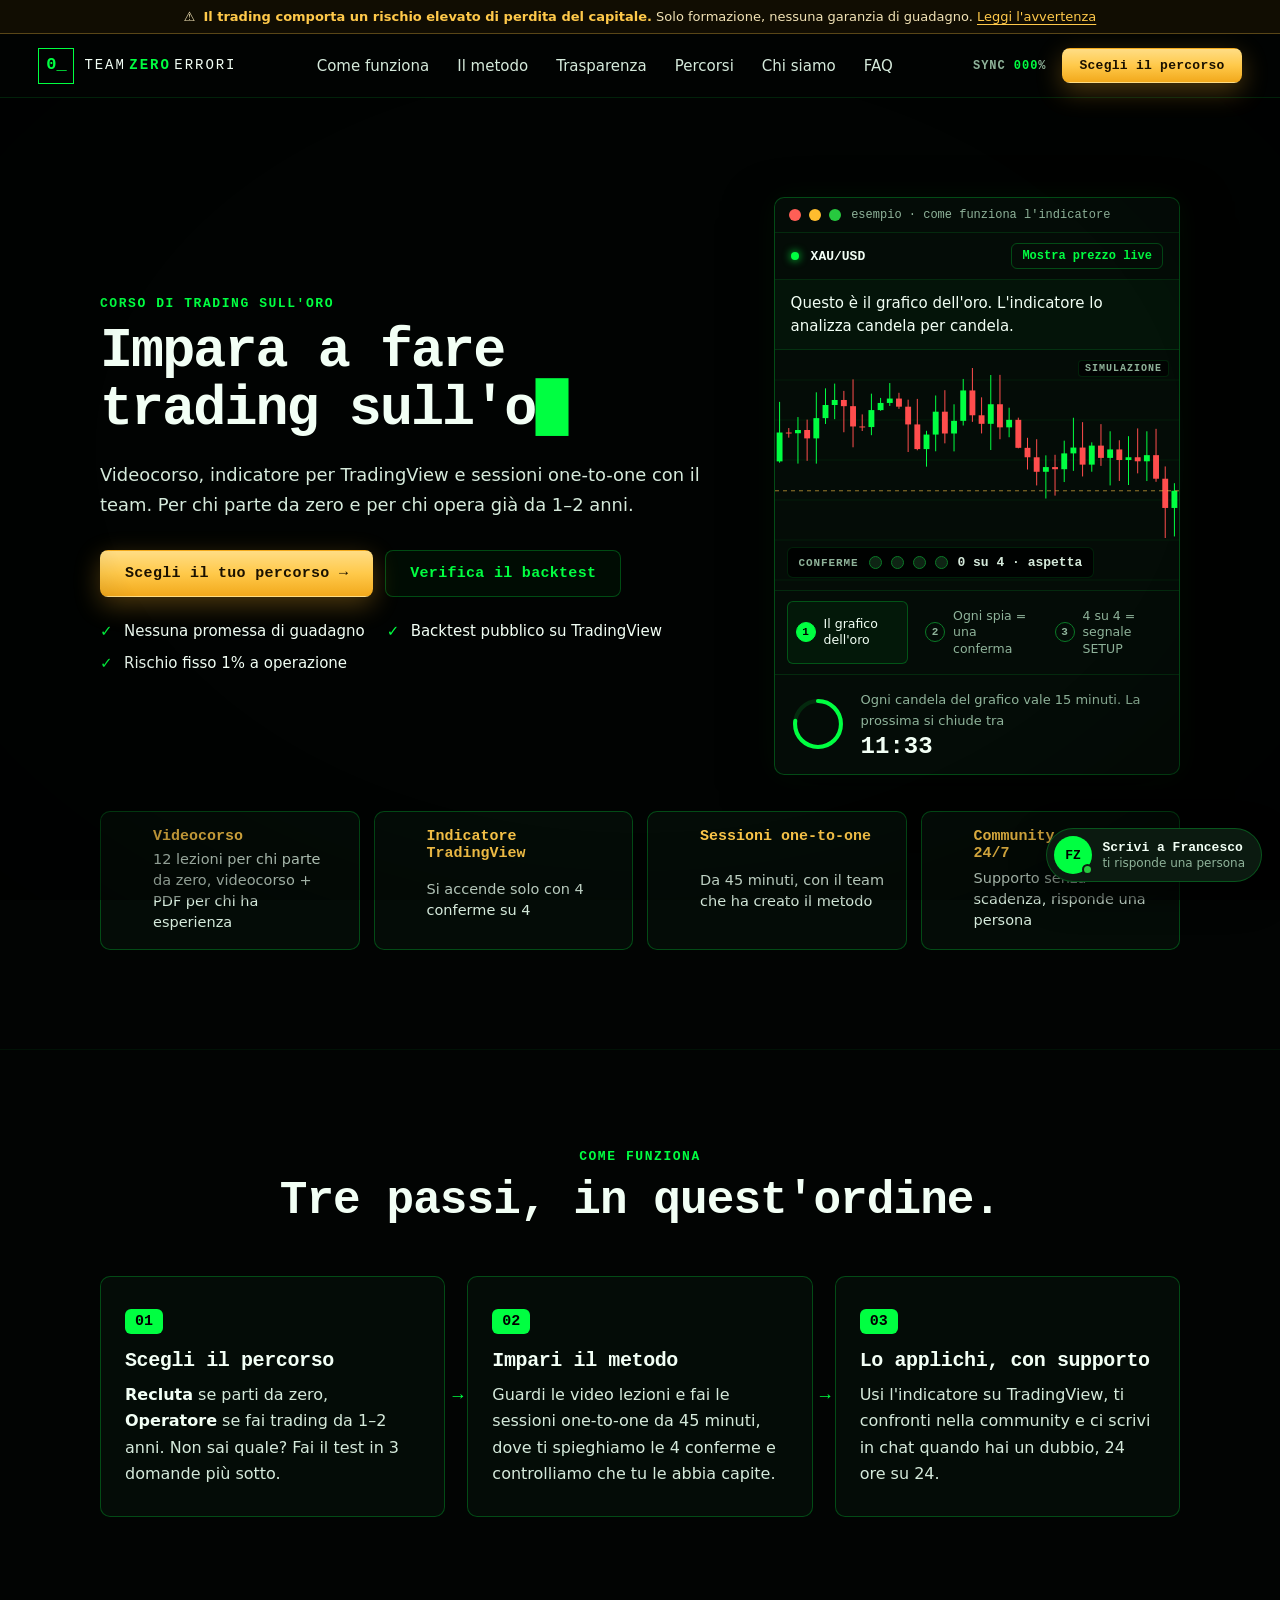
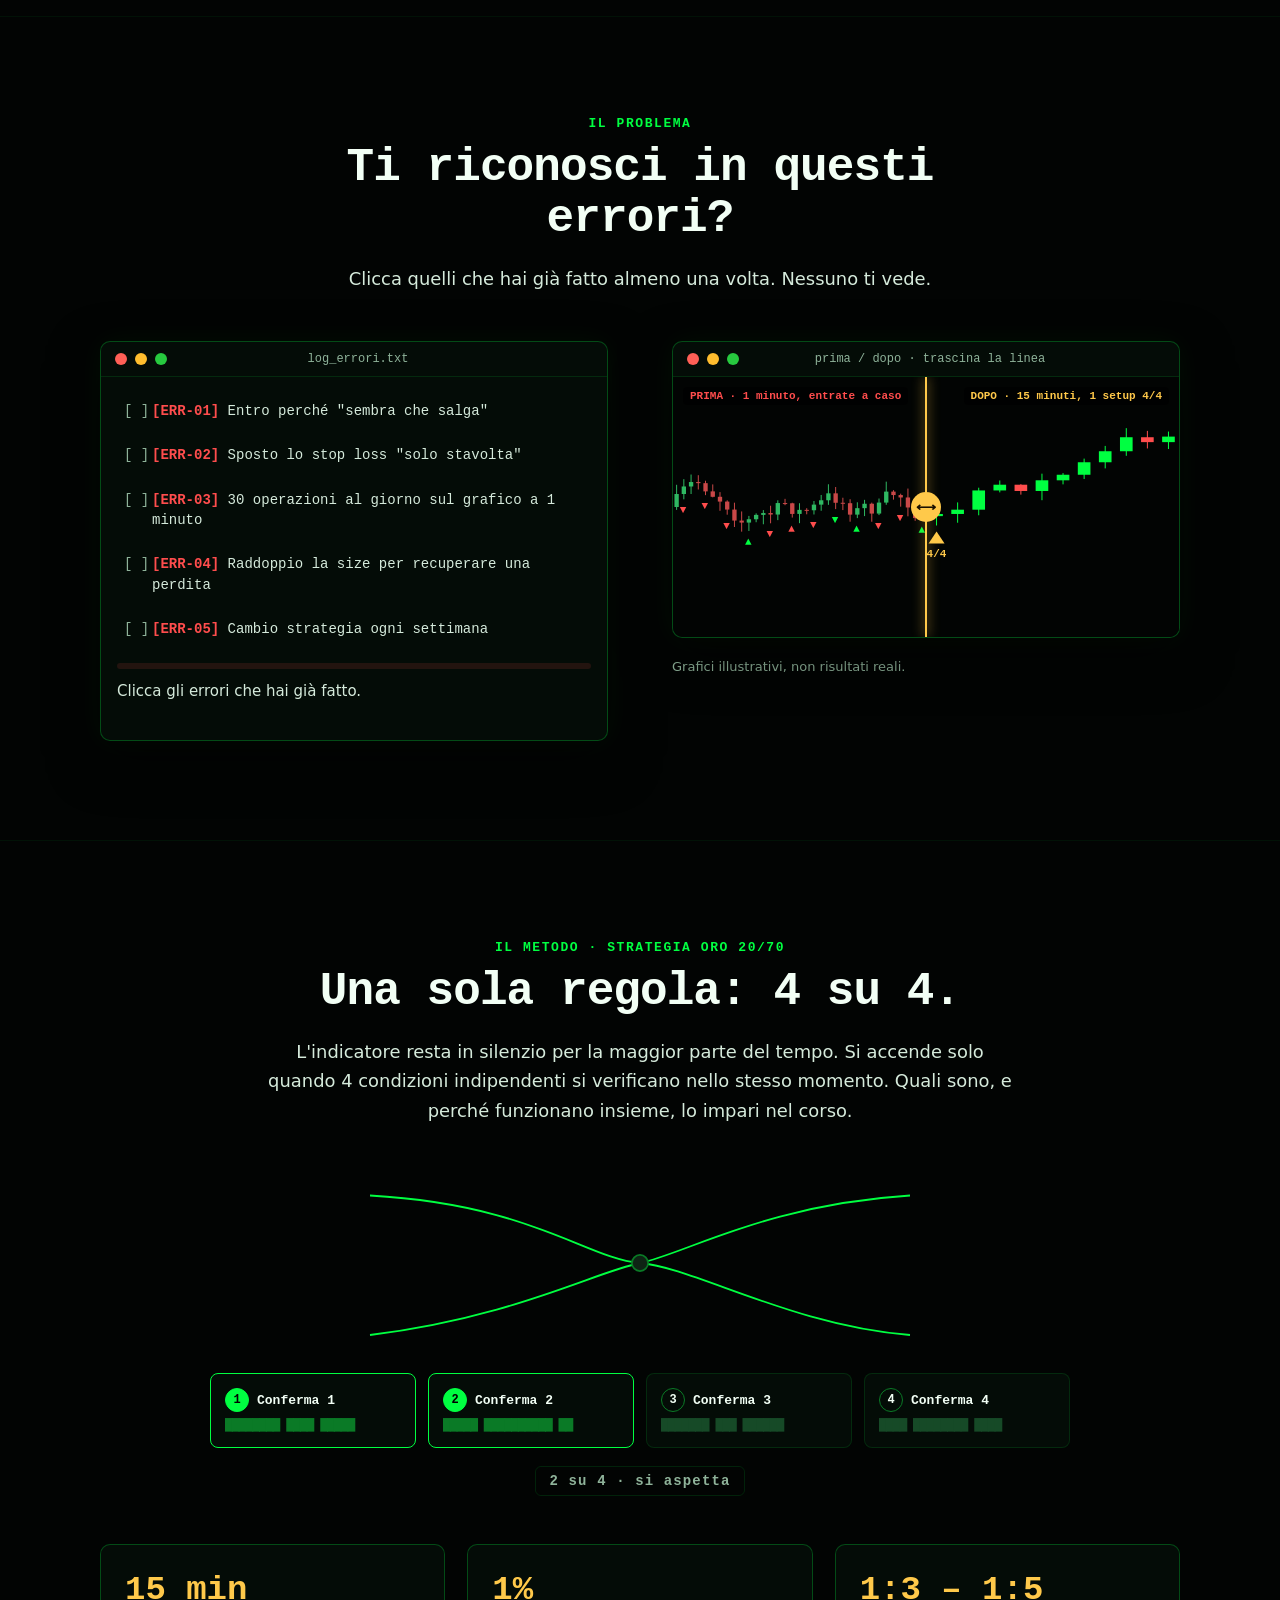
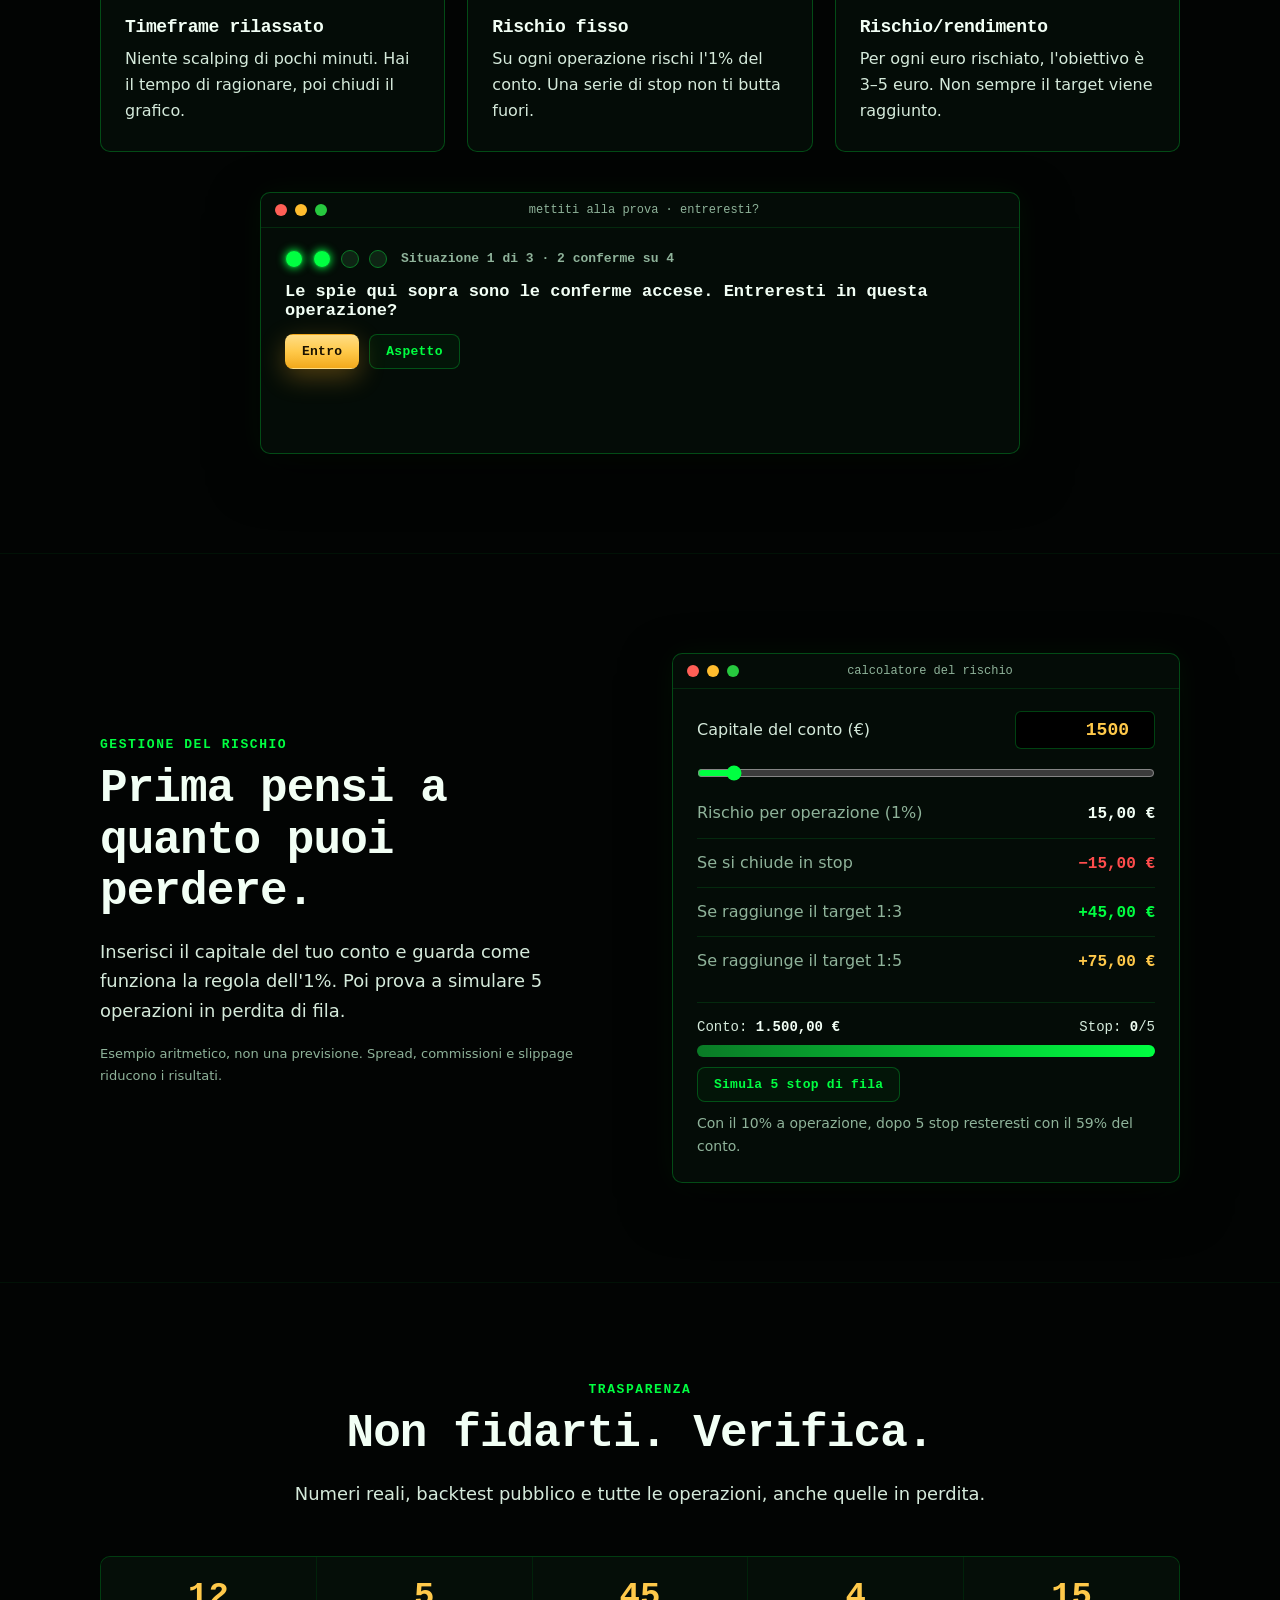
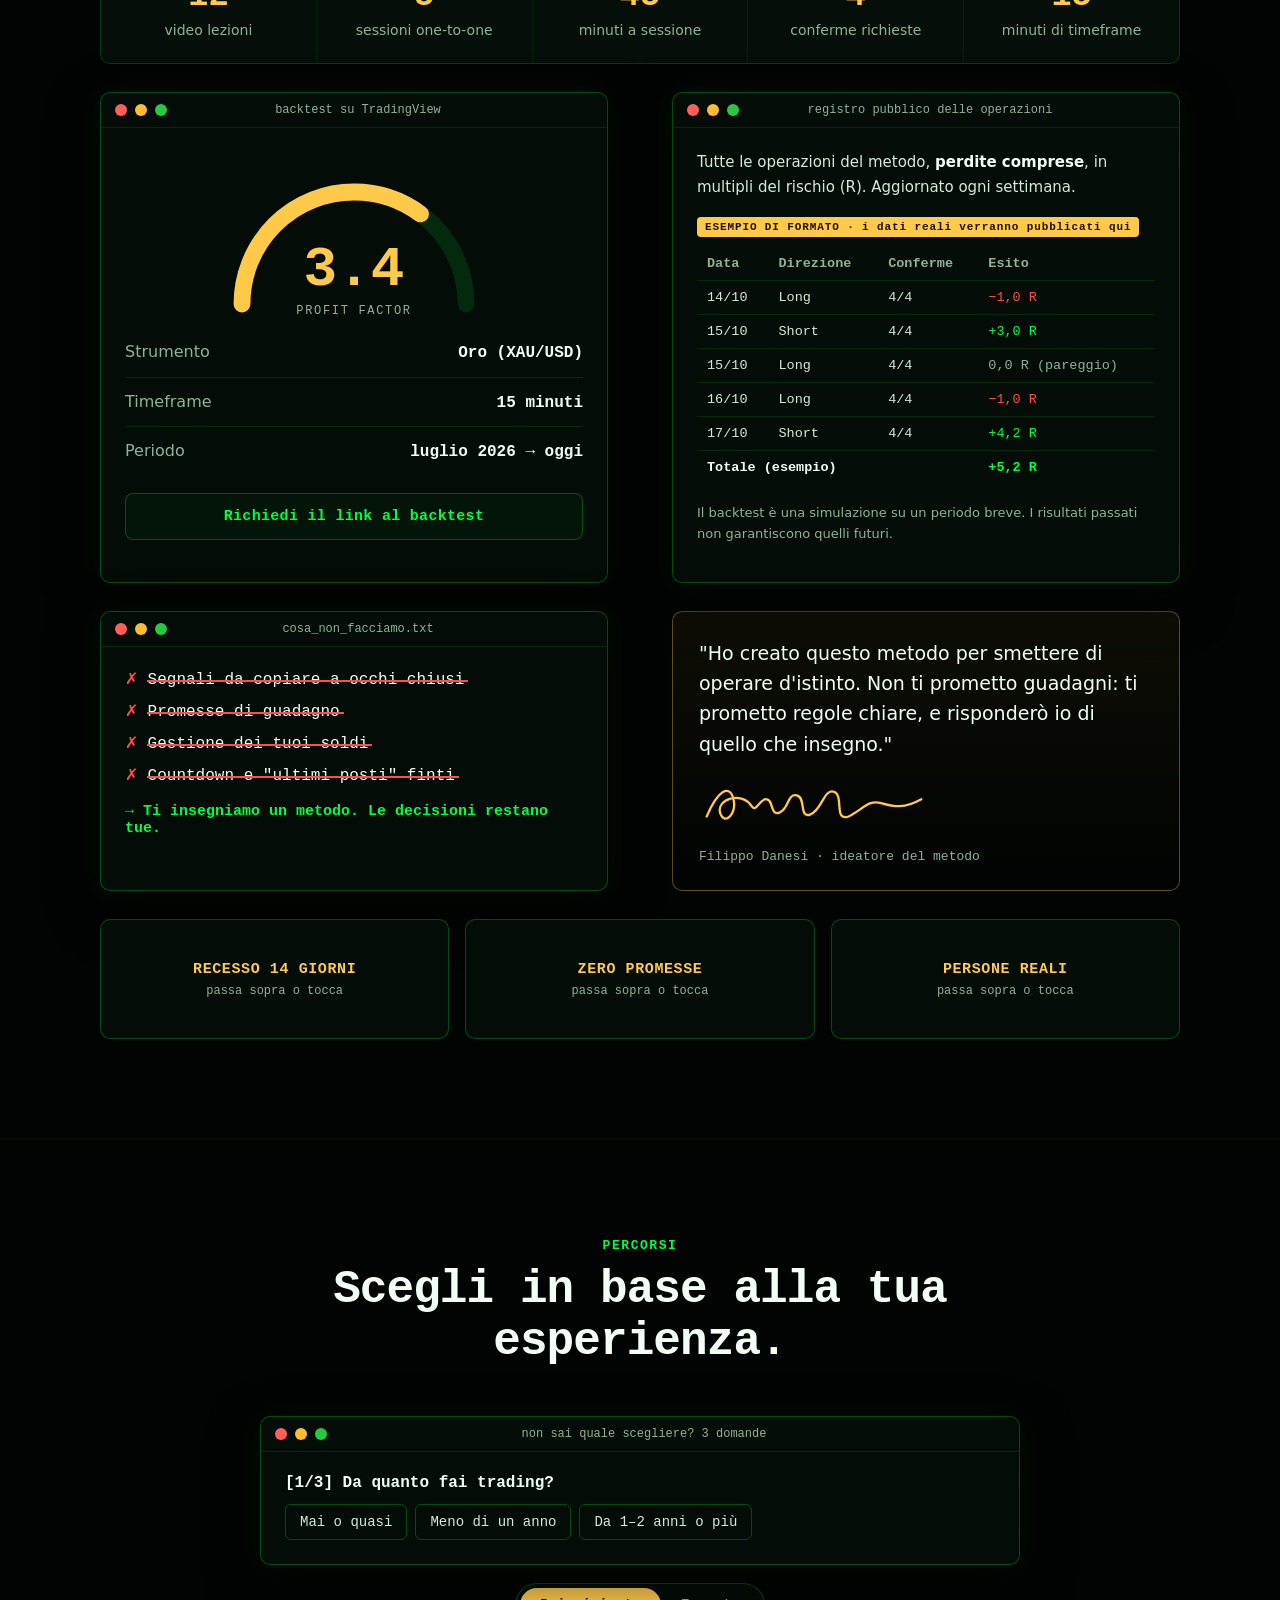
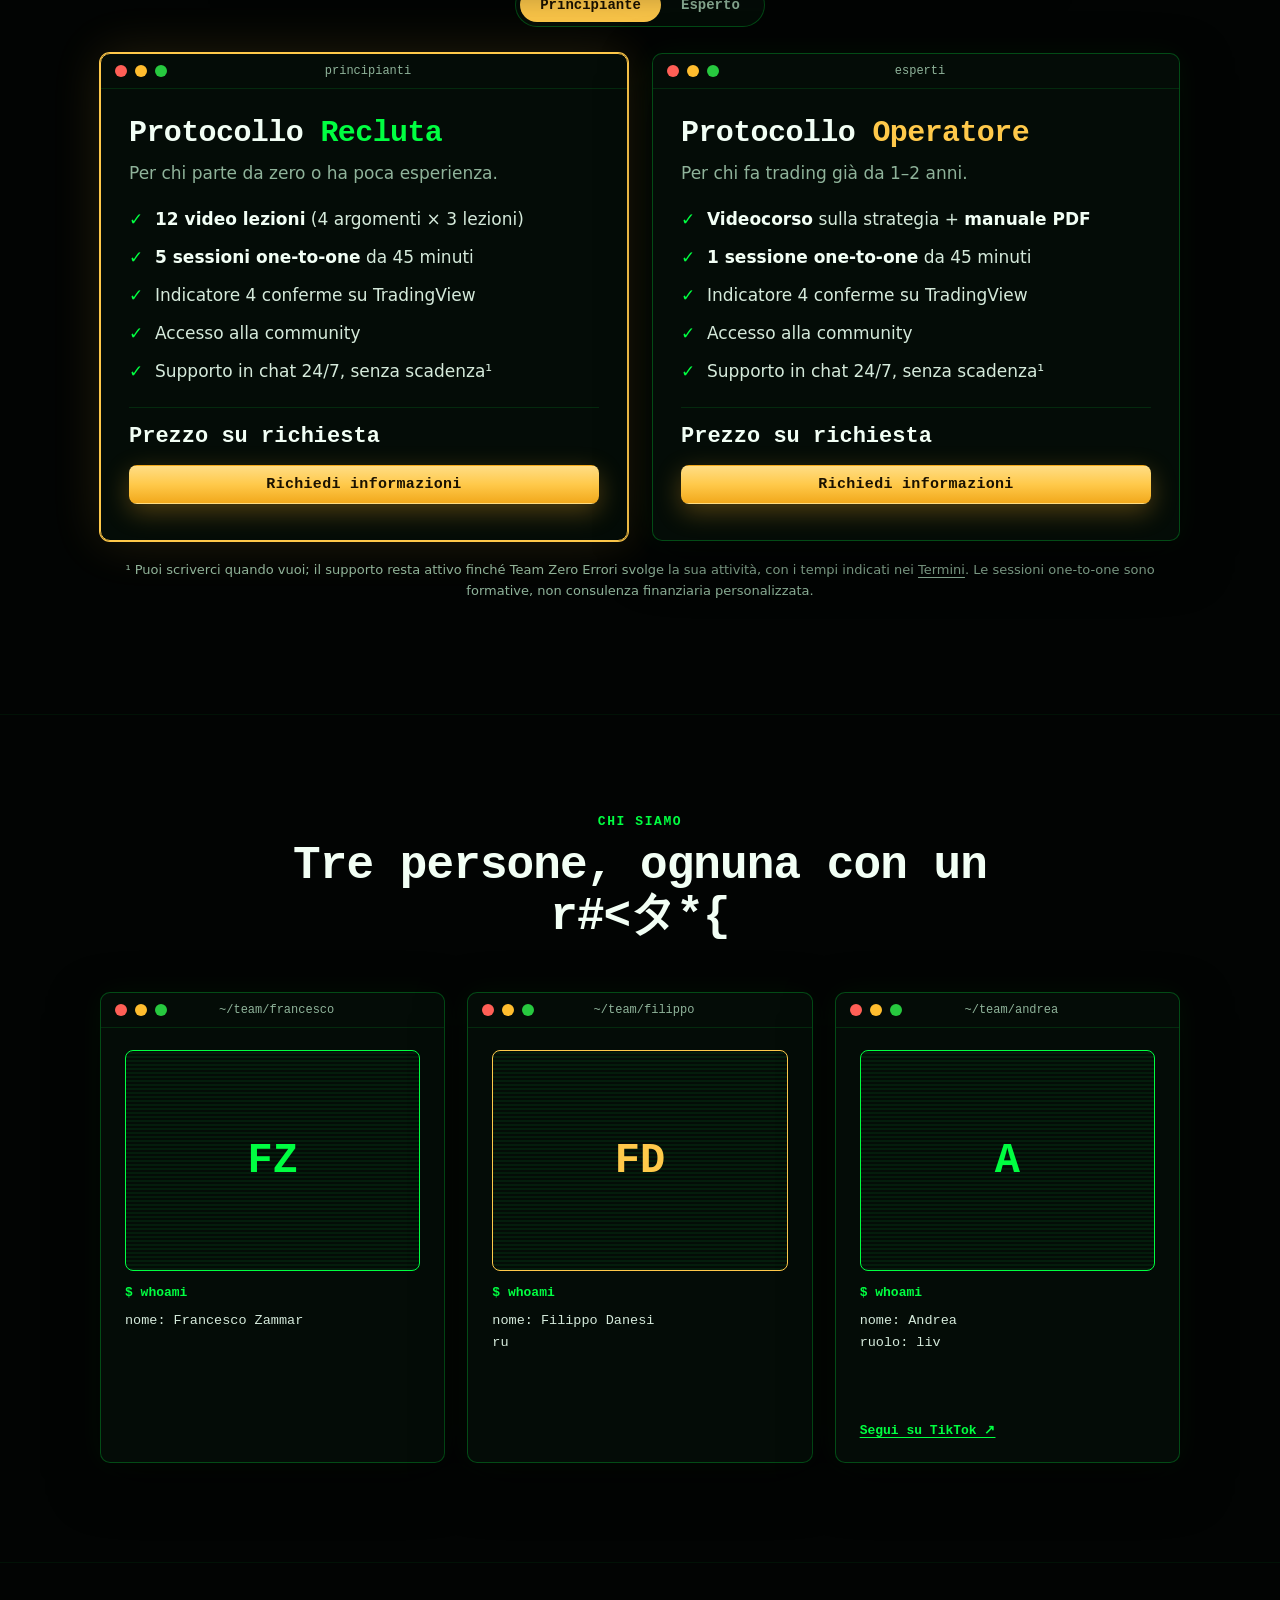
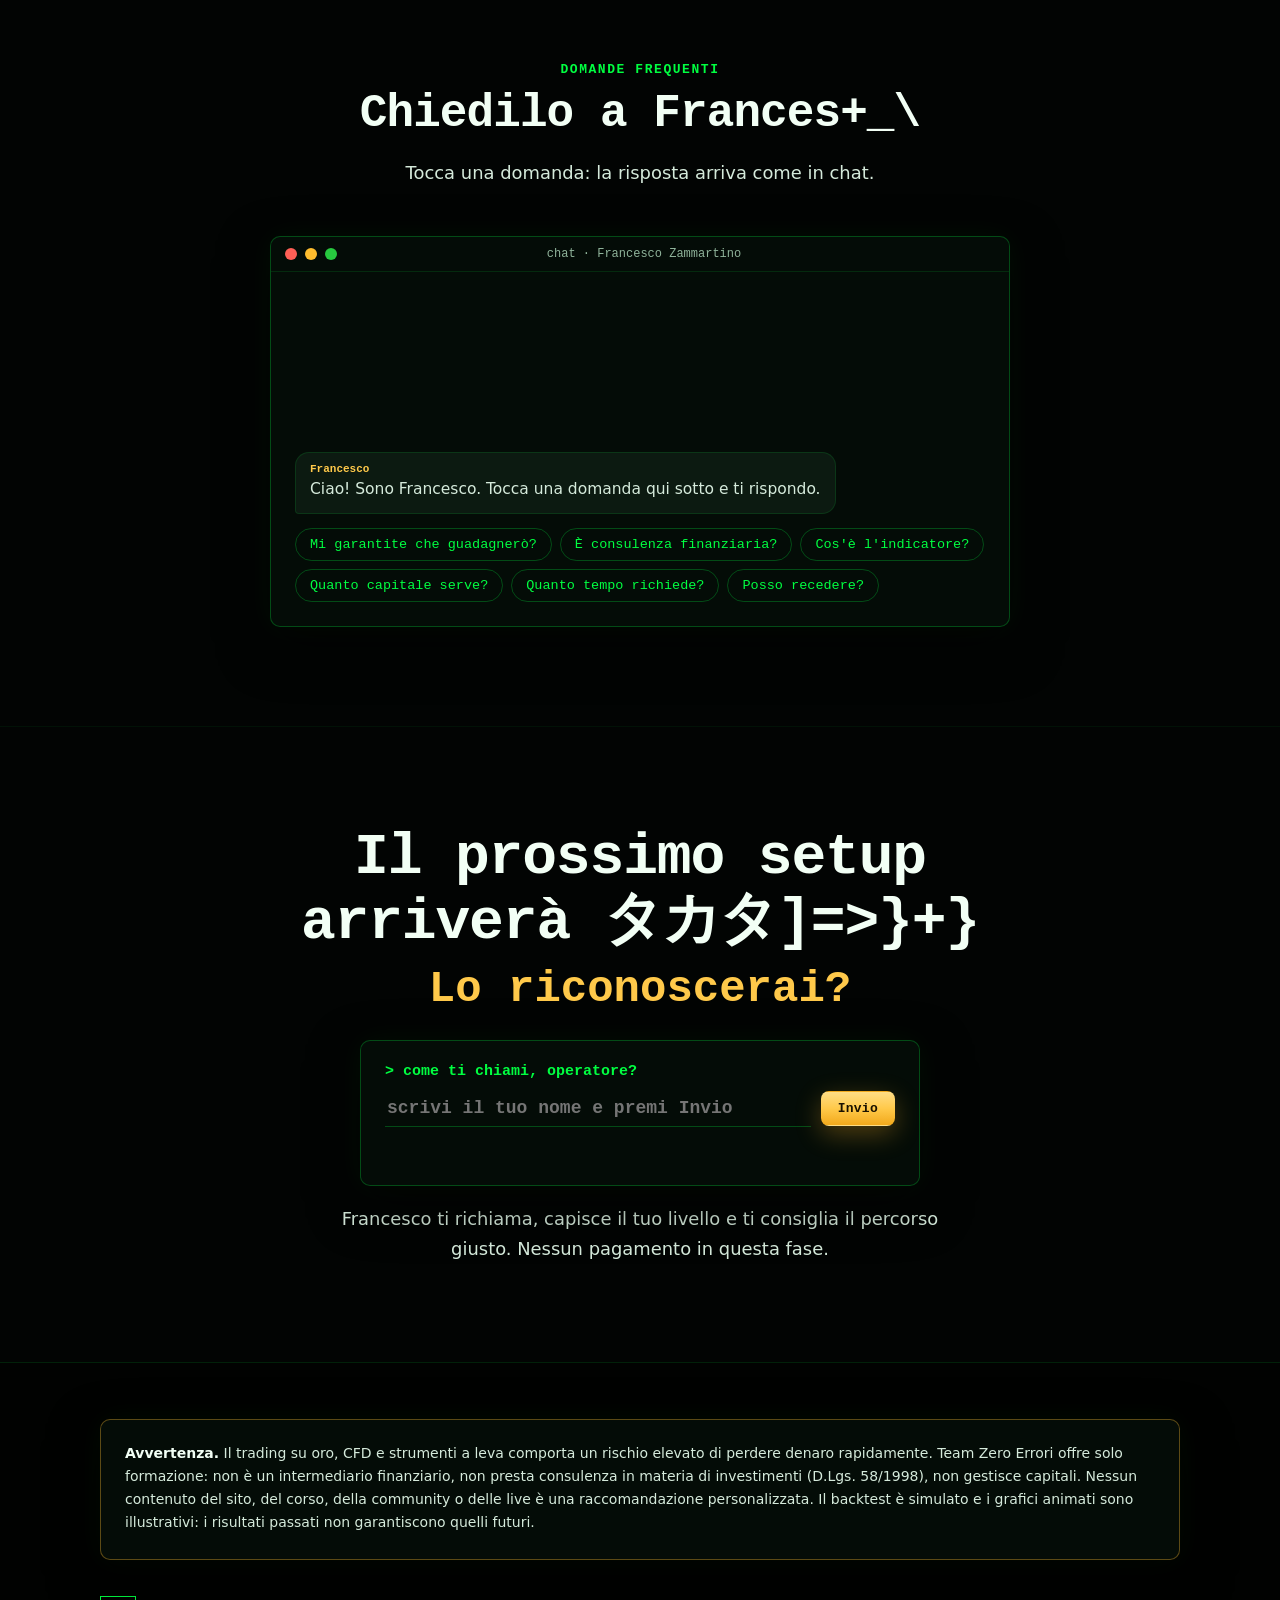
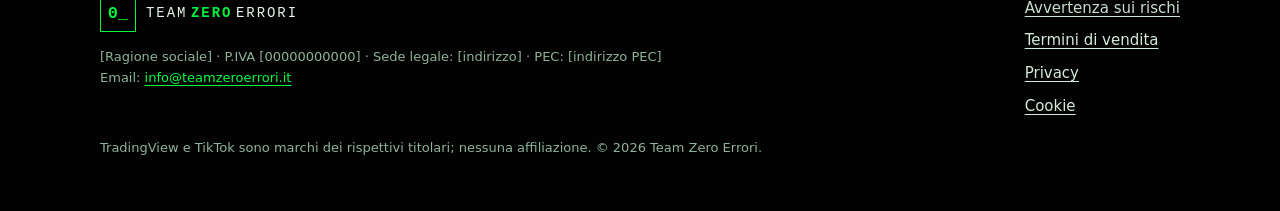
<file: index.html>
<!doctype html>
<html lang="it">
<head>
<meta charset="utf-8">
<meta name="viewport" content="width=device-width, initial-scale=1, viewport-fit=cover">
<title>Team Zero Errori — Corso di trading sull'oro</title>
<meta name="description" content="Corso di trading sull'oro (XAU/USD): videocorso, indicatore TradingView a 4 conferme, sessioni one-to-one e supporto in chat. Timeframe 15 minuti, rischio 1% per operazione. Contenuti esclusivamente formativi.">
<meta name="theme-color" content="#020403">
<meta property="og:title" content="Team Zero Errori — Corso di trading sull'oro">
<meta property="og:description" content="Entra solo quando si accendono 4 conferme. Videocorso, indicatore TradingView, one-to-one e community.">
<meta property="og:type" content="website">
<link rel="icon" href="assets/favicon.svg" type="image/svg+xml">
<link rel="stylesheet" href="assets/css/style.css">
</head>
<body class="is-booting">

<a class="skip-link" href="#main">Salta al contenuto</a>

<div id="boot" aria-hidden="true">
  <div class="boot-inner">
    <pre id="boot-log"></pre>
    <div class="boot-bar"><span id="boot-progress"></span></div>
  </div>
</div>

<canvas id="matrix" aria-hidden="true"></canvas>
<div class="vignette" aria-hidden="true"></div>

<div class="riskbar" role="note">
  <span aria-hidden="true">⚠</span>
  <span><strong>Il trading comporta un rischio elevato di perdita del capitale.</strong> Solo formazione, nessuna garanzia di guadagno. <a href="legal/avvertenza-rischi.html">Leggi l'avvertenza</a></span>
</div>

<header class="nav">
  <a href="#hero" class="logo" aria-label="Team Zero Errori — torna su">
    <span class="logo-mark">0<span class="blink">_</span></span>
    <span class="logo-text">TEAM<b>ZERO</b>ERRORI</span>
  </a>
  <nav aria-label="Navigazione principale">
    <ul class="nav-links">
      <li><a href="#come-funziona">Come funziona</a></li>
      <li><a href="#metodo">Il metodo</a></li>
      <li><a href="#trasparenza">Trasparenza</a></li>
      <li><a href="#percorsi">Percorsi</a></li>
      <li><a href="#team">Chi siamo</a></li>
      <li><a href="#faq">FAQ</a></li>
    </ul>
  </nav>
  <div class="nav-right">
    <span class="sync-n" aria-hidden="true">SYNC <b id="sync-n">000</b>%</span>
    <a href="#percorsi" class="btn btn-gold btn-sm" data-magnetic>Scegli il percorso</a>
  </div>
  <div class="sync" aria-hidden="true"><span id="sync"></span></div>
</header>

<main id="main">

<!-- ================= HERO ================= -->
<section id="hero" class="section hero">
  <div class="wrap hero-grid">
    <div class="hero-copy">
      <p class="eyebrow">Corso di trading sull'oro</p>
      <h1 class="hero-title" id="hero-title" aria-label="Impara a fare trading sull'oro con un metodo a regole fisse.">Impara a fare trading sull'oro con un metodo a <span class="gold">regole fisse.</span></h1>
      <p class="hero-sub">
        Videocorso, indicatore per TradingView e sessioni one-to-one con il team. Per chi parte da zero e per chi opera già da 1–2 anni.
      </p>
      <div class="cta-row">
        <a href="#percorsi" class="btn btn-gold" data-magnetic>Scegli il tuo percorso →</a>
        <a href="#trasparenza" class="btn btn-ghost">Verifica il backtest</a>
      </div>
      <ul class="hero-trust">
        <li>Nessuna promessa di guadagno</li>
        <li>Backtest pubblico su TradingView</li>
        <li>Rischio fisso 1% a operazione</li>
      </ul>
    </div>

    <div class="hero-side">
      <div class="term chart-card">
        <div class="term-bar"><i></i><i></i><i></i><span>esempio · come funziona l'indicatore</span></div>
        <div class="ticker">
          <span class="tk-dot" aria-hidden="true"></span>
          <span class="tk-sym">XAU/USD</span>
          <span id="tk-live" class="tk-live"><button type="button" class="tk-btn" id="tk-btn">Mostra prezzo live</button></span>
        </div>
        <p class="narrator" id="narrator" aria-live="polite">Questo è il grafico dell'oro. L'indicatore lo analizza candela per candela.</p>
        <div class="chart-wrap">
          <canvas id="chart" height="240" aria-hidden="true"></canvas>
          <span class="chart-tag">SIMULAZIONE</span>
          <div class="chart-hud" id="chart-hud">
            <span class="hud-label">Conferme</span>
            <span class="led"></span><span class="led"></span><span class="led"></span><span class="led"></span>
            <span class="hud-state" id="chart-state">0 su 4 · aspetta</span>
          </div>
        </div>
        <ol class="chart-steps" id="chart-steps">
          <li class="is-on"><b>1</b>Il grafico dell'oro</li>
          <li><b>2</b>Ogni spia = una conferma</li>
          <li><b>3</b>4 su 4 = segnale SETUP</li>
        </ol>
        <div class="clock">
          <svg class="ring" viewBox="0 0 80 80" aria-hidden="true"><circle class="ring-bg" cx="40" cy="40" r="34"/><circle class="ring-fg" id="clock-ring" cx="40" cy="40" r="34" stroke-dasharray="213.6" stroke-dashoffset="0"/></svg>
          <div>
            <p>Ogni candela del grafico vale 15 minuti. La prossima si chiude tra</p>
            <div class="clock-t" id="clock">--:--</div>
          </div>
        </div>
        <p class="tk-note" id="tk-note" hidden>Il prezzo live viene caricato da TradingView, un servizio esterno che può usare cookie. <button type="button" class="link-btn" id="tk-ok">Carica</button> · <button type="button" class="link-btn" id="tk-no">Annulla</button></p>
      </div>
    </div>
  </div>

  <div class="wrap">
    <ul class="offer" aria-label="Cosa include il corso">
      <li><b>Videocorso</b><span>12 lezioni per chi parte da zero, videocorso + PDF per chi ha esperienza</span></li>
      <li><b>Indicatore TradingView</b><span>Si accende solo con 4 conferme su 4</span></li>
      <li><b>Sessioni one-to-one</b><span>Da 45 minuti, con il team che ha creato il metodo</span></li>
      <li><b>Community + chat 24/7</b><span>Supporto senza scadenza, risponde una persona</span></li>
    </ul>
  </div>
</section>

<!-- ================= COME FUNZIONA ================= -->
<section id="come-funziona" class="section">
  <div class="wrap">
    <div class="head" data-reveal>
      <p class="eyebrow">Come funziona</p>
      <h2 data-scramble>Tre passi, in quest'ordine.</h2>
    </div>
    <ol class="steps">
      <li class="step" data-reveal>
        <span class="step-n">01</span>
        <h3>Scegli il percorso</h3>
        <p><b>Recluta</b> se parti da zero, <b>Operatore</b> se fai trading da 1–2 anni. Non sai quale? Fai il test in 3 domande più sotto.</p>
      </li>
      <li class="step" data-reveal>
        <span class="step-n">02</span>
        <h3>Impari il metodo</h3>
        <p>Guardi le video lezioni e fai le sessioni one-to-one da 45 minuti, dove ti spieghiamo le 4 conferme e controlliamo che tu le abbia capite.</p>
      </li>
      <li class="step" data-reveal>
        <span class="step-n">03</span>
        <h3>Lo applichi, con supporto</h3>
        <p>Usi l'indicatore su TradingView, ti confronti nella community e ci scrivi in chat quando hai un dubbio, 24 ore su 24.</p>
      </li>
    </ol>
  </div>
</section>

<!-- ================= PROBLEMA ================= -->
<section id="problema" class="section">
  <div class="wrap">
    <div class="head" data-reveal>
      <p class="eyebrow">Il problema</p>
      <h2 data-scramble>Ti riconosci in questi errori?</h2>
      <p class="lead">Clicca quelli che hai già fatto almeno una volta. Nessuno ti vede.</p>
    </div>
    <div class="two-col prob-grid">
      <div class="term" data-reveal>
        <div class="term-bar"><i></i><i></i><i></i><span>log_errori.txt</span></div>
        <ul class="errlog" id="errlog">
          <li><button type="button" aria-pressed="false"><span class="t">[ERR-01]</span> Entro perché "sembra che salga"</button></li>
          <li><button type="button" aria-pressed="false"><span class="t">[ERR-02]</span> Sposto lo stop loss "solo stavolta"</button></li>
          <li><button type="button" aria-pressed="false"><span class="t">[ERR-03]</span> 30 operazioni al giorno sul grafico a 1 minuto</button></li>
          <li><button type="button" aria-pressed="false"><span class="t">[ERR-04]</span> Raddoppio la size per recuperare una perdita</button></li>
          <li><button type="button" aria-pressed="false"><span class="t">[ERR-05]</span> Cambio strategia ogni settimana</button></li>
        </ul>
        <div class="err-meter"><div class="err-bar"><span id="err-bar"></span></div><p id="err-msg">Clicca gli errori che hai già fatto.</p></div>
      </div>
      <div data-reveal>
        <div class="term">
          <div class="term-bar"><i></i><i></i><i></i><span>prima / dopo · trascina la linea</span></div>
          <div class="ba" id="ba">
            <canvas class="ba-a" id="ba-a" aria-hidden="true"></canvas>
            <canvas class="ba-b" id="ba-b" aria-hidden="true"></canvas>
            <span class="ba-lbl ba-l">PRIMA · 1 minuto, entrate a caso</span>
            <span class="ba-lbl ba-r">DOPO · 15 minuti, 1 setup 4/4</span>
            <div class="ba-line" id="ba-line"></div>
            <input type="range" min="0" max="100" value="50" id="ba-r" aria-label="Confronta prima e dopo">
          </div>
        </div>
        <p class="fine">Grafici illustrativi, non risultati reali.</p>
      </div>
    </div>
  </div>
</section>

<!-- ================= IL METODO ================= -->
<section id="metodo" class="section">
  <div class="wrap">
    <div class="head" data-reveal>
      <p class="eyebrow">Il metodo · Strategia Oro 20/70</p>
      <h2 data-scramble>Una sola regola: 4 su 4.</h2>
      <p class="lead">L'indicatore resta in silenzio per la maggior parte del tempo. Si accende solo quando 4 condizioni indipendenti si verificano nello stesso momento. Quali sono, e perché funzionano insieme, lo impari nel corso.</p>
    </div>

    <div class="metodo-visual" id="metodo-visual" data-reveal>
      <svg class="cross" viewBox="0 0 600 200" aria-hidden="true">
        <path class="cl" d="M0,25 C180,35 240,95 300,100 S470,170 600,180"/>
        <path class="cl" d="M0,180 C160,160 250,110 300,100 S440,35 600,25"/>
        <path class="cl" d="M0,100 C120,50 220,145 300,100 S480,65 600,120"/>
        <path class="cl" d="M0,65 C150,135 240,85 300,100 S500,145 600,75"/>
        <circle class="cross-pt" cx="300" cy="100" r="9"/>
      </svg>
      <ol class="conf-grid">
        <li class="conf" tabindex="0"><b><span class="conf-n">1</span> Conferma 1</b><span class="bar">████████ ████ █████</span><span class="lock">🔒 riservata agli iscritti</span></li>
        <li class="conf" tabindex="0"><b><span class="conf-n">2</span> Conferma 2</b><span class="bar">█████ ██████████ ██</span><span class="lock">🔒 riservata agli iscritti</span></li>
        <li class="conf" tabindex="0"><b><span class="conf-n">3</span> Conferma 3</b><span class="bar">███████ ███ ██████</span><span class="lock">🔒 riservata agli iscritti</span></li>
        <li class="conf" tabindex="0"><b><span class="conf-n">4</span> Conferma 4</b><span class="bar">████ ████████ ████</span><span class="lock">🔒 riservata agli iscritti</span></li>
      </ol>
      <p class="cross-label" id="cross-label">0 su 4 · si aspetta</p>
    </div>

    <div class="facts">
      <div class="fact" data-reveal><span class="fact-v">15 min</span><h3>Timeframe rilassato</h3><p>Niente scalping di pochi minuti. Hai il tempo di ragionare, poi chiudi il grafico.</p></div>
      <div class="fact" data-reveal><span class="fact-v">1%</span><h3>Rischio fisso</h3><p>Su ogni operazione rischi l'1% del conto. Una serie di stop non ti butta fuori.</p></div>
      <div class="fact" data-reveal><span class="fact-v">1:3 – 1:5</span><h3>Rischio/rendimento</h3><p>Per ogni euro rischiato, l'obiettivo è 3–5 euro. Non sempre il target viene raggiunto.</p></div>
    </div>

    <div class="term game" id="game" data-reveal>
      <div class="term-bar"><i></i><i></i><i></i><span>mettiti alla prova · entreresti?</span></div>
      <div class="term-body">
        <div class="game-top">
          <div class="game-leds" id="game-leds"><span class="led"></span><span class="led"></span><span class="led"></span><span class="led"></span></div>
          <span class="game-n" id="game-n">Situazione 1 di 3</span>
        </div>
        <p class="game-q">Le spie qui sopra sono le conferme accese. Entreresti in questa operazione?</p>
        <div class="game-btns"><button type="button" class="btn btn-gold btn-sm" data-a="in">Entro</button><button type="button" class="btn btn-ghost btn-sm" data-a="wait">Aspetto</button></div>
        <p class="game-fb" id="game-fb" aria-live="polite"></p>
      </div>
    </div>
  </div>
</section>

<!-- ================= RISCHIO ================= -->
<section id="rischio" class="section">
  <div class="wrap two-col">
    <div data-reveal>
      <p class="eyebrow">Gestione del rischio</p>
      <h2 data-scramble>Prima pensi a quanto puoi perdere.</h2>
      <p class="lead">Inserisci il capitale del tuo conto e guarda come funziona la regola dell'1%. Poi prova a simulare 5 operazioni in perdita di fila.</p>
      <p class="fine">Esempio aritmetico, non una previsione. Spread, commissioni e slippage riducono i risultati.</p>
    </div>
    <div class="term" data-reveal>
      <div class="term-bar"><i></i><i></i><i></i><span>calcolatore del rischio</span></div>
      <div class="term-body">
        <label class="calc-row" for="cap-input">
          <span>Capitale del conto (€)</span>
          <input id="cap-input" type="number" inputmode="decimal" min="100" step="100" value="1500">
        </label>
        <input id="cap-range" type="range" min="200" max="20000" step="100" value="1500" aria-label="Capitale del conto">
        <dl class="calc-out">
          <div><dt>Rischio per operazione (1%)</dt><dd id="o-risk">15,00 €</dd></div>
          <div><dt>Se si chiude in stop</dt><dd class="red" id="o-loss">−15,00 €</dd></div>
          <div><dt>Se raggiunge il target 1:3</dt><dd class="g" id="o-t3">+45,00 €</dd></div>
          <div><dt>Se raggiunge il target 1:5</dt><dd class="gold" id="o-t5">+75,00 €</dd></div>
        </dl>
        <div class="drain">
          <div class="drain-row"><span>Conto: <b id="d-cap">1.500,00 €</b></span><span>Stop: <b id="d-n">0</b>/5</span></div>
          <div class="drain-bar"><span id="d-bar"></span></div>
          <button type="button" class="btn btn-ghost btn-sm" id="d-btn">Simula 5 stop di fila</button>
          <p class="drain-msg" id="d-msg">Con il 10% a operazione, dopo 5 stop resteresti con il 59% del conto.</p>
        </div>
      </div>
    </div>
  </div>
</section>

<!-- ================= TRASPARENZA ================= -->
<section id="trasparenza" class="section">
  <div class="wrap">
    <div class="head" data-reveal>
      <p class="eyebrow">Trasparenza</p>
      <h2 data-scramble>Non fidarti. Verifica.</h2>
      <p class="lead">Numeri reali, backtest pubblico e tutte le operazioni, anche quelle in perdita.</p>
    </div>

    <div class="stats" id="stats" data-reveal>
      <div class="stat"><b data-to="12">12</b><span>video lezioni</span></div>
      <div class="stat"><b data-to="5">5</b><span>sessioni one-to-one</span></div>
      <div class="stat"><b data-to="45">45</b><span>minuti a sessione</span></div>
      <div class="stat"><b data-to="4">4</b><span>conferme richieste</span></div>
      <div class="stat"><b data-to="15">15</b><span>minuti di timeframe</span></div>
    </div>

    <div class="two-col bt-grid">
      <div class="term" data-reveal>
        <div class="term-bar"><i></i><i></i><i></i><span>backtest su TradingView</span></div>
        <div class="term-body">
          <div class="gauge">
            <svg viewBox="0 0 200 120" aria-hidden="true">
              <path class="gauge-bg" d="M20,110 A80,80 0 0 1 180,110"/>
              <path class="gauge-fg" id="gauge-fg" d="M20,110 A80,80 0 0 1 180,110"/>
            </svg>
            <div class="gauge-val"><span data-count="3.5" data-decimals="1">3.5</span><small>Profit Factor</small></div>
          </div>
          <dl class="specs">
            <div><dt>Strumento</dt><dd>Oro (XAU/USD)</dd></div>
            <div><dt>Timeframe</dt><dd>15 minuti</dd></div>
            <div><dt>Periodo</dt><dd>luglio 2026 → oggi</dd></div>
          </dl>
          <a class="btn btn-ghost btn-block" id="tv-link" href="#" target="_blank" rel="noopener">Vedi il backtest su TradingView ↗</a>
        </div>
      </div>
      <div class="term tlog-card" data-reveal>
        <div class="term-bar"><i></i><i></i><i></i><span>registro pubblico delle operazioni</span></div>
        <div class="term-body">
          <p class="tlog-intro">Tutte le operazioni del metodo, <b>perdite comprese</b>, in multipli del rischio (R). Aggiornato ogni settimana.</p>
          <p class="tlog-example" id="tlog-example" hidden>ESEMPIO DI FORMATO · i dati reali verranno pubblicati qui</p>
          <div class="tlog">
            <table>
              <thead><tr><th>Data</th><th>Direzione</th><th>Conferme</th><th>Esito</th></tr></thead>
              <tbody id="tlog"></tbody>
              <tfoot><tr><td colspan="3" id="tlog-tot-l">Totale</td><td id="tlog-tot"></td></tr></tfoot>
            </table>
          </div>
          <p class="fine" id="tlog-note">Il backtest è una simulazione su un periodo breve. I risultati passati non garantiscono quelli futuri.</p>
        </div>
      </div>
    </div>

    <div class="two-col trust-grid">
      <div class="term" data-reveal>
        <div class="term-bar"><i></i><i></i><i></i><span>cosa_non_facciamo.txt</span></div>
        <div class="term-body">
          <ul class="nots" id="nots">
            <li>Segnali da copiare a occhi chiusi</li>
            <li>Promesse di guadagno</li>
            <li>Gestione dei tuoi soldi</li>
            <li>Countdown e "ultimi posti" finti</li>
          </ul>
          <p class="nots-yes">→ Ti insegniamo un metodo. Le decisioni restano tue.</p>
        </div>
      </div>
      <div class="manifesto" id="manifesto" data-reveal>
        <!-- TODO: testo da far approvare a Filippo e firma reale (SVG) al posto di quella di esempio -->
        <blockquote>"Ho creato questo metodo per smettere di operare d'istinto. Non ti prometto guadagni: ti prometto regole chiare, e risponderò io di quello che insegno."</blockquote>
        <svg class="signature" viewBox="0 0 240 70" aria-hidden="true"><path d="M8,48 C20,20 32,14 36,30 C40,46 26,58 22,44 C18,30 44,22 54,36 C60,46 62,30 70,30 C78,30 74,48 84,44 C94,40 92,24 102,26 C112,28 104,50 116,46 C128,42 130,20 140,22 C152,24 140,54 156,48 C170,42 176,30 190,34 C204,38 214,40 232,30"/></svg>
        <p class="sign-name">Filippo Danesi · ideatore del metodo</p>
      </div>
    </div>

    <div class="badges" data-reveal>
      <div class="badge" tabindex="0"><div class="badge-in"><div class="face"><b>RECESSO 14 GIORNI</b><span>passa sopra o tocca</span></div><div class="face back"><span>Per legge puoi recedere entro 14 giorni, alle condizioni dei <a href="legal/termini.html">Termini</a>.</span></div></div></div>
      <div class="badge" tabindex="0"><div class="badge-in"><div class="face"><b>ZERO PROMESSE</b><span>passa sopra o tocca</span></div><div class="face back"><span>Nessun guadagno garantito. Diffida di chi te lo promette.</span></div></div></div>
      <div class="badge" tabindex="0"><div class="badge-in"><div class="face"><b>PERSONE REALI</b><span>passa sopra o tocca</span></div><div class="face back"><span>Nomi, volti e ruoli del team, raggiungibili in chat.</span></div></div></div>
    </div>
  </div>
</section>

<!-- ================= PERCORSI ================= -->
<section id="percorsi" class="section">
  <div class="wrap">
    <div class="head" data-reveal>
      <p class="eyebrow">Percorsi</p>
      <h2 data-scramble>Scegli in base alla tua esperienza.</h2>
    </div>

    <div class="plan-tools" data-reveal>
      <div class="term quiz">
        <div class="term-bar"><i></i><i></i><i></i><span>non sai quale scegliere? 3 domande</span></div>
        <div class="term-body">
          <p class="quiz-q" id="quiz-q"></p>
          <div class="quiz-opts" id="quiz-opts"></div>
          <p class="quiz-res" id="quiz-res" aria-live="polite"></p>
        </div>
      </div>
      <div class="toggle" role="group" aria-label="Livello">
        <button type="button" aria-pressed="true" data-plan="recluta">Principiante</button>
        <button type="button" aria-pressed="false" data-plan="operatore">Esperto</button>
      </div>
    </div>

    <div class="plans" id="plans">
      <article class="term plan is-on" id="plan-recluta" data-reveal>
        <div class="term-bar"><i></i><i></i><i></i><span>principianti</span></div>
        <div class="term-body">
          <h3>Protocollo <span class="g">Recluta</span></h3>
          <p class="plan-for">Per chi parte da zero o ha poca esperienza.</p>
          <ul class="plan-list">
            <li><b>12 video lezioni</b> (4 argomenti × 3 lezioni)</li>
            <li><b>5 sessioni one-to-one</b> da 45 minuti</li>
            <li>Indicatore 4 conferme su TradingView</li>
            <li>Accesso alla community</li>
            <li>Supporto in chat 24/7, senza scadenza¹</li>
          </ul>
          <p class="price" data-price="recluta">Prezzo su richiesta</p>
          <button type="button" class="btn btn-gold btn-block" data-open-form="recluta" data-magnetic>Richiedi informazioni</button>
        </div>
      </article>
      <article class="term plan" id="plan-operatore" data-reveal>
        <div class="term-bar"><i></i><i></i><i></i><span>esperti</span></div>
        <div class="term-body">
          <h3>Protocollo <span class="gold">Operatore</span></h3>
          <p class="plan-for">Per chi fa trading già da 1–2 anni.</p>
          <ul class="plan-list">
            <li><b>Videocorso</b> sulla strategia + <b>manuale PDF</b></li>
            <li><b>1 sessione one-to-one</b> da 45 minuti</li>
            <li>Indicatore 4 conferme su TradingView</li>
            <li>Accesso alla community</li>
            <li>Supporto in chat 24/7, senza scadenza¹</li>
          </ul>
          <p class="price" data-price="operatore">Prezzo su richiesta</p>
          <button type="button" class="btn btn-gold btn-block" data-open-form="operatore" data-magnetic>Richiedi informazioni</button>
        </div>
      </article>
    </div>

    <div class="slots" id="slots" hidden data-reveal>
      <div class="slot-row" id="slot-row" aria-hidden="true"></div>
      <p id="slot-text"></p>
    </div>

    <p class="fine center">¹ Puoi scriverci quando vuoi; il supporto resta attivo finché Team Zero Errori svolge la sua attività, con i tempi indicati nei <a href="legal/termini.html">Termini</a>. Le sessioni one-to-one sono formative, non consulenza finanziaria personalizzata.</p>
  </div>
</section>

<!-- ================= TEAM ================= -->
<section id="team" class="section">
  <div class="wrap">
    <div class="head" data-reveal>
      <p class="eyebrow">Chi siamo</p>
      <h2 data-scramble>Tre persone, ognuna con un ruolo.</h2>
    </div>
    <div class="team-grid">
      <article class="term dossier" data-reveal data-dossier="nome: Francesco Zammartino|ruolo: CEO · assistenza clienti|compito: risponde a te, dalla prima domanda all'ultima sessione|stato: ● online">
        <div class="term-bar"><i></i><i></i><i></i><span>~/team/francesco</span></div>
        <div class="term-body">
          <div class="photo" data-photo="francesco"><span>FZ</span></div>
          <p class="prompt-sm">$ whoami</p>
          <pre class="dossier-out">nome: Francesco Zammartino
ruolo: CEO · assistenza clienti
compito: risponde a te, dalla prima domanda all'ultima sessione
stato: ● online</pre>
        </div>
      </article>
      <article class="term dossier" data-reveal data-dossier="nome: Filippo Danesi|ruolo: ideatore del metodo · parte tecnica|compito: ha creato la Strategia Oro 20/70 e l'indicatore delle 4 conferme|stato: ● online">
        <div class="term-bar"><i></i><i></i><i></i><span>~/team/filippo</span></div>
        <div class="term-body">
          <div class="photo gold-ph" data-photo="filippo"><span>FD</span></div>
          <p class="prompt-sm">$ whoami</p>
          <pre class="dossier-out">nome: Filippo Danesi
ruolo: ideatore del metodo · parte tecnica
compito: ha creato la Strategia Oro 20/70 e l'indicatore delle 4 conferme
stato: ● online</pre>
        </div>
      </article>
      <article class="term dossier" data-reveal data-dossier="nome: Andrea|ruolo: live su TikTok · @ildiariodiuntrader|compito: applica il metodo in diretta (contenuti formativi)|stato: ● online">
        <div class="term-bar"><i></i><i></i><i></i><span>~/team/andrea</span></div>
        <div class="term-body">
          <div class="photo" data-photo="andrea"><span>A</span></div>
          <p class="prompt-sm">$ whoami</p>
          <pre class="dossier-out">nome: Andrea
ruolo: live su TikTok · @ildiariodiuntrader
compito: applica il metodo in diretta (contenuti formativi)
stato: ● online</pre>
          <a class="tt-link" href="https://www.tiktok.com/@ildiariodiuntrader" target="_blank" rel="noopener">Segui su TikTok ↗</a>
        </div>
      </article>
    </div>
  </div>
</section>

<!-- ================= FAQ (chat) ================= -->
<section id="faq" class="section">
  <div class="wrap narrow">
    <div class="head" data-reveal>
      <p class="eyebrow">Domande frequenti</p>
      <h2 data-scramble>Chiedilo a Francesco.</h2>
      <p class="lead">Tocca una domanda: la risposta arriva come in chat.</p>
    </div>
    <div class="term chat" data-reveal>
      <div class="term-bar"><i></i><i></i><i></i><span>chat · Francesco Zammartino</span></div>
      <div class="term-body">
        <div class="chat-log" id="chat-log" aria-live="polite"></div>
        <div class="chat-qs" id="chat-qs"></div>
      </div>
    </div>
  </div>
</section>

<!-- ================= CHIUSURA ================= -->
<section id="accesso" class="section final">
  <div class="wrap narrow center" data-reveal>
    <h2 class="final-title" data-scramble>Il prossimo setup arriverà comunque.</h2>
    <p class="final-sub gold">Lo riconoscerai?</p>
    <div class="term tin">
      <div class="term-body">
        <label for="tin-name">&gt; come ti chiami, operatore?</label>
        <div class="tin-row">
          <input id="tin-name" autocomplete="given-name" placeholder="scrivi il tuo nome e premi Invio">
          <button type="button" class="btn btn-gold btn-sm" id="tin-btn" data-magnetic>Invio</button>
        </div>
        <p class="tin-out" id="tin-out" aria-live="polite"></p>
      </div>
    </div>
    <p class="lead">Francesco ti richiama, capisce il tuo livello e ti consiglia il percorso giusto. Nessun pagamento in questa fase.</p>
  </div>
</section>

</main>

<footer class="footer">
  <div class="wrap">
    <div class="term term-warn footer-risk">
      <div class="term-body">
        <p><b>Avvertenza.</b> Il trading su oro, CFD e strumenti a leva comporta un rischio elevato di perdere denaro rapidamente. Team Zero Errori offre solo formazione: non è un intermediario finanziario, non presta consulenza in materia di investimenti (D.Lgs. 58/1998), non gestisce capitali. Nessun contenuto del sito, del corso, della community o delle live è una raccomandazione personalizzata. Il backtest è simulato e i grafici animati sono illustrativi: i risultati passati non garantiscono quelli futuri.</p>
      </div>
    </div>
    <div class="footer-grid">
      <div>
        <a href="#hero" class="logo"><span class="logo-mark">0<span class="blink">_</span></span><span class="logo-text">TEAM<b>ZERO</b>ERRORI</span></a>
        <!-- TODO: inserire i dati legali reali (art. 7 D.Lgs. 70/2003) -->
        <p class="legal-id">[Ragione sociale] · P.IVA [00000000000] · Sede legale: [indirizzo] · PEC: [indirizzo PEC]<br>Email: <a href="mailto:info@teamzeroerrori.it" class="js-email">info@teamzeroerrori.it</a></p>
      </div>
      <ul class="footer-links">
        <li><a href="legal/avvertenza-rischi.html">Avvertenza sui rischi</a></li>
        <li><a href="legal/termini.html">Termini di vendita</a></li>
        <li><a href="legal/privacy.html">Privacy</a></li>
        <li><a href="legal/cookie.html">Cookie</a></li>
      </ul>
    </div>
    <p class="fine">TradingView e TikTok sono marchi dei rispettivi titolari; nessuna affiliazione. © <span id="year">2026</span> Team Zero Errori.</p>
  </div>
</footer>

<!-- pulsante chat fisso -->
<button type="button" class="fab" id="fab" aria-label="Scrivi a Francesco">
  <span class="fab-av" aria-hidden="true">FZ</span>
  <span class="fab-txt"><b>Scrivi a Francesco</b><small id="fab-sub">ti risponde una persona</small></span>
</button>

<!-- modale -->
<div class="modal" id="modal" role="dialog" aria-modal="true" aria-labelledby="modal-title" hidden>
  <div class="modal-backdrop" data-close></div>
  <div class="term modal-term">
    <div class="term-bar"><i></i><i></i><i></i><span>richiesta informazioni</span><button type="button" class="modal-x" data-close aria-label="Chiudi">✕</button></div>
    <div class="term-body">
      <h2 id="modal-title" class="modal-title">Richiedi informazioni</h2>
      <p class="dim">Ti ricontattiamo noi. Nessun pagamento in questa fase.</p>
      <form id="access-form" novalidate>
        <label>Nome<input name="nome" required autocomplete="name"></label>
        <label>Email<input name="email" type="email" required autocomplete="email"></label>
        <label>Telefono <span class="dim">(facoltativo)</span><input name="telefono" type="tel" autocomplete="tel"></label>
        <label>Percorso
          <select name="percorso">
            <option value="">Non lo so, consigliatemi voi</option>
            <option value="recluta">Recluta (principianti)</option>
            <option value="operatore">Operatore (1–2 anni di esperienza)</option>
          </select>
        </label>
        <label class="check"><input type="checkbox" name="privacy" required> <span>Ho letto l'<a href="legal/privacy.html" target="_blank">informativa privacy</a> e chiedo di essere ricontattato.</span></label>
        <label class="check"><input type="checkbox" name="marketing"> <span>Facoltativo: voglio ricevere comunicazioni promozionali.</span></label>
        <p class="form-err" id="form-err" role="alert"></p>
        <button class="btn btn-gold btn-block" type="submit">Invia richiesta</button>
      </form>
      <div class="form-ok" id="form-ok" hidden>
        <p class="g"><b>✔ Richiesta pronta.</b></p>
        <p id="form-ok-msg">Ti ricontatteremo al più presto.</p>
      </div>
    </div>
  </div>
</div>

<script type="module" src="assets/js/main.js"></script>
</body>
</html>
</file>
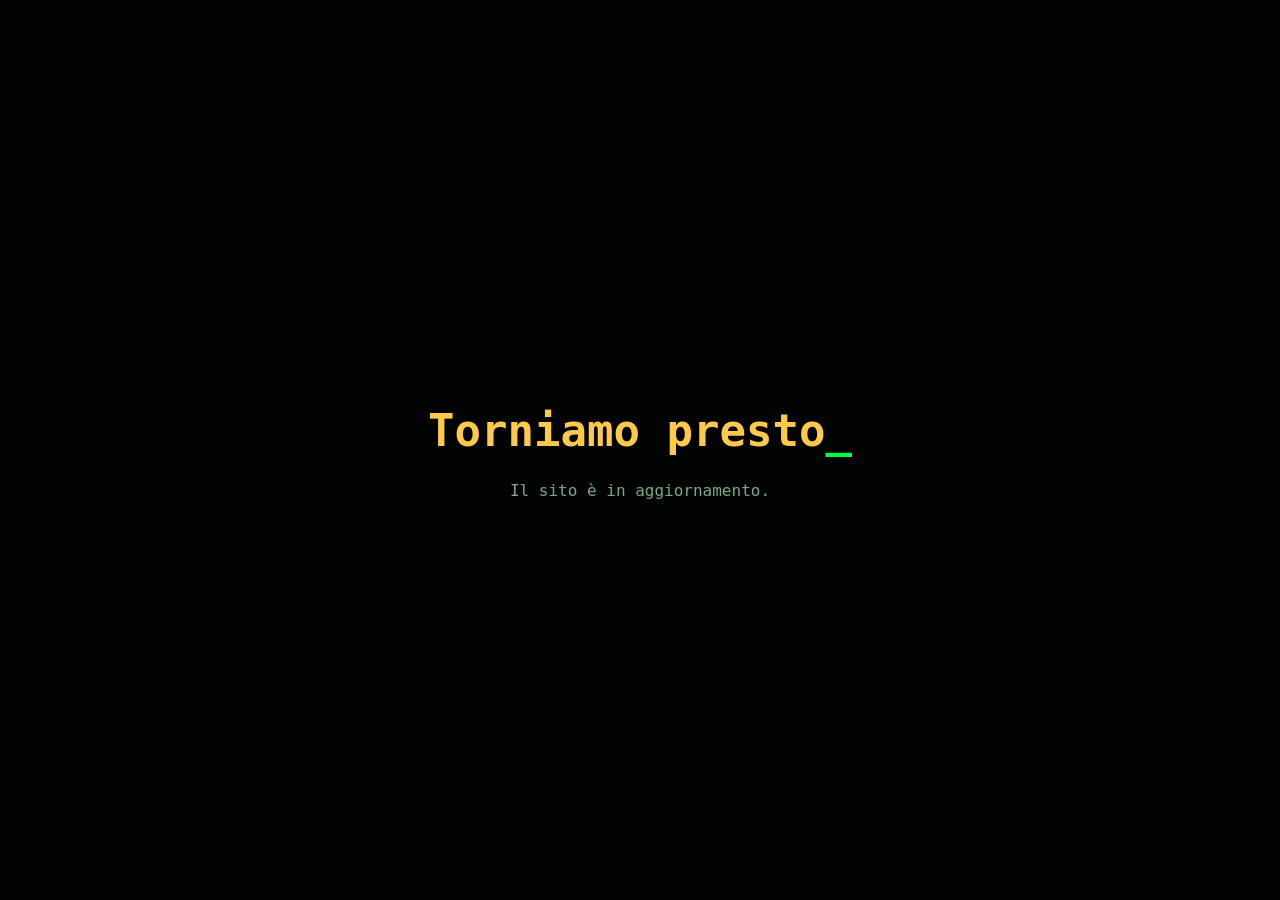
<file: pausa.html>
<!doctype html>
<html lang="it">
<head>
<meta charset="utf-8">
<meta name="viewport" content="width=device-width, initial-scale=1">
<meta name="robots" content="noindex, nofollow">
<title>Torniamo presto</title>
<style>
  html, body { margin: 0; height: 100%; background: #020403; color: #c9f7d4; }
  body { display: grid; place-items: center; padding: 24px; box-sizing: border-box; font: 16px/1.6 ui-monospace, Menlo, Consolas, monospace; text-align: center; }
  h1 { margin: 0 0 12px; font-size: clamp(26px, 6vw, 44px); color: #ffc94a; }
  p { margin: 0; color: #7aa886; }
  .c { color: #00ff41; animation: b 1s steps(1) infinite; }
  @keyframes b { 50% { opacity: 0; } }
</style>
</head>
<body>
  <main>
    <h1>Torniamo presto<span class="c">_</span></h1>
    <p>Il sito è in aggiornamento.</p>
  </main>
</body>
</html>
</file>
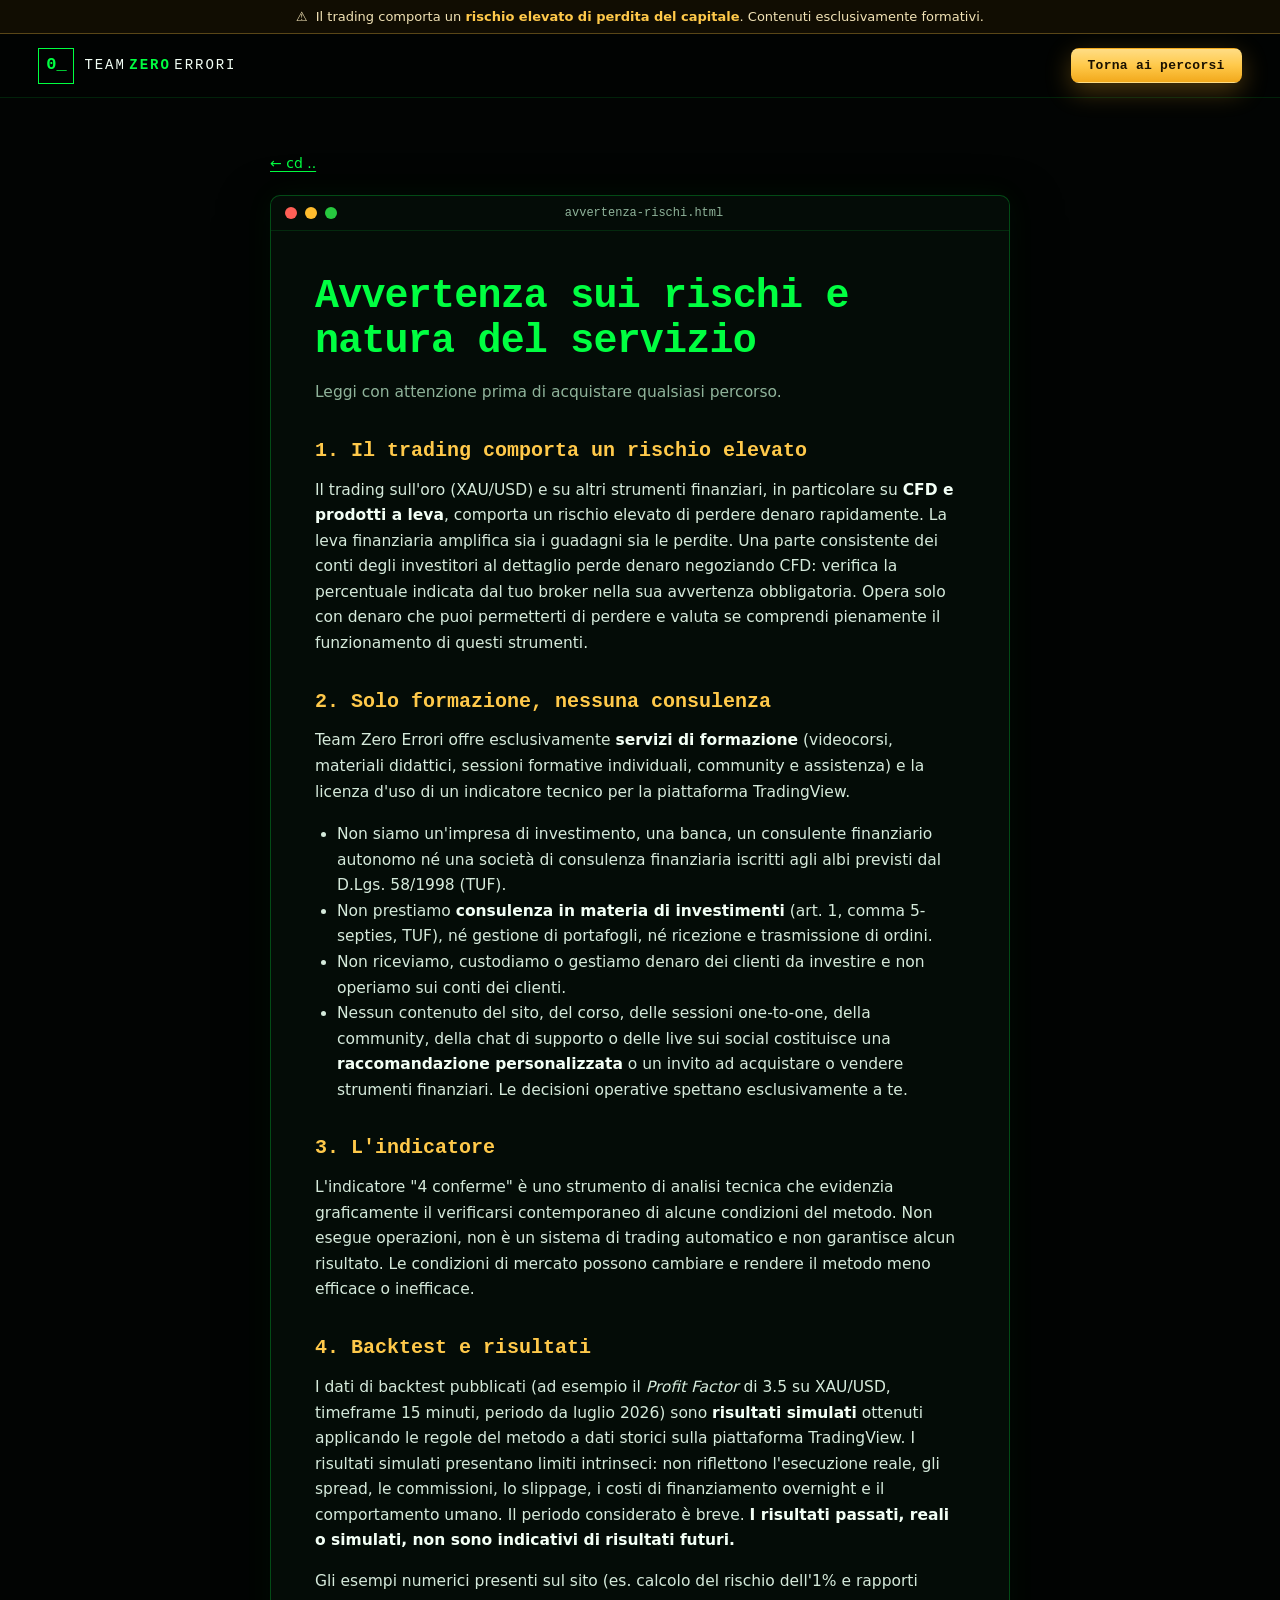
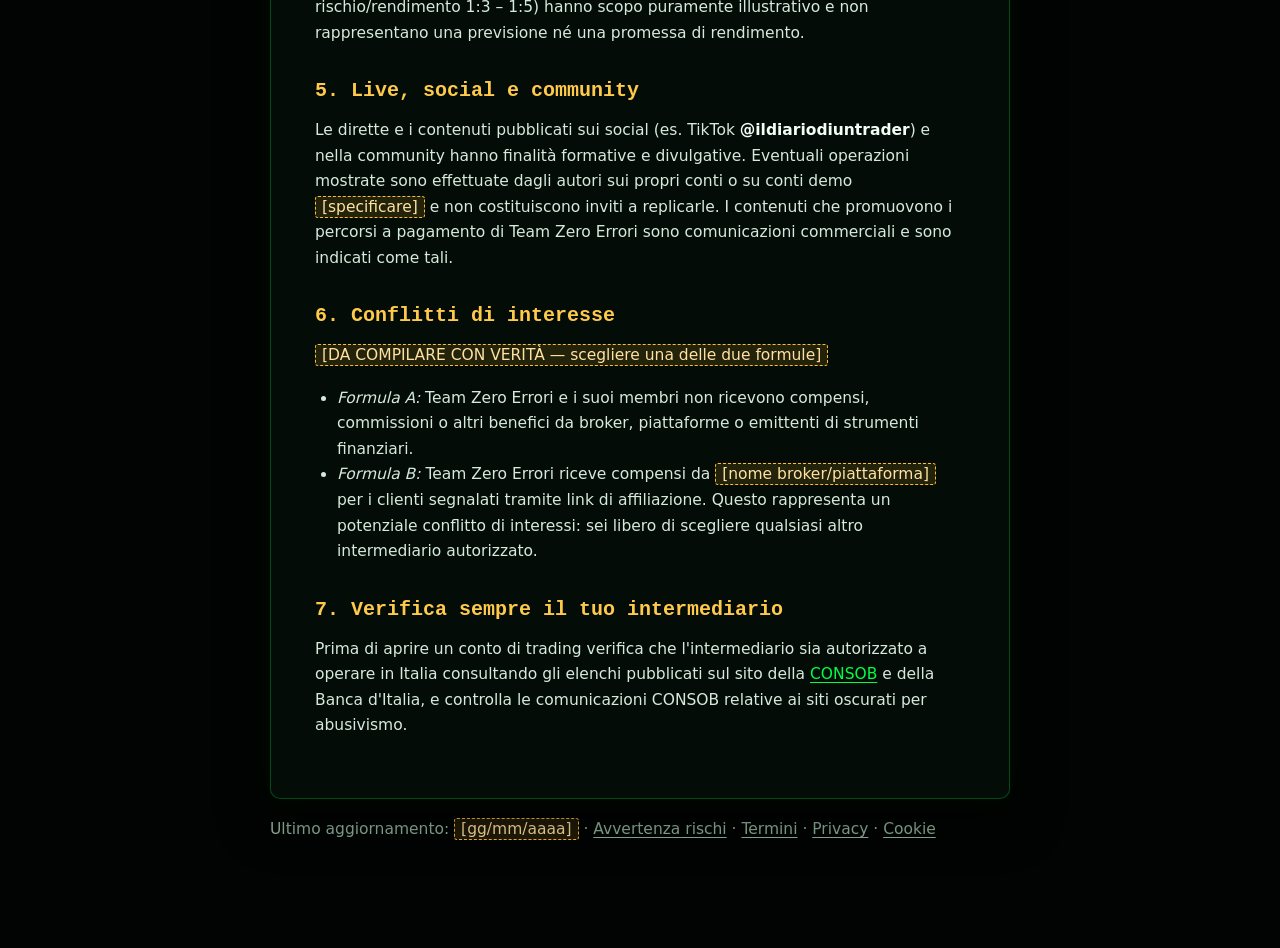
<file: legal/avvertenza-rischi.html>
<!doctype html>
<html lang="it">
<head>
<meta charset="utf-8">
<meta name="viewport" content="width=device-width, initial-scale=1">
<title>Avvertenza sui rischi — Team Zero Errori</title>
<meta name="robots" content="index,follow">
<link rel="icon" href="../assets/favicon.svg" type="image/svg+xml">
<link rel="stylesheet" href="../assets/css/style.css">
</head>
<body>
<div class="crt" aria-hidden="true"></div>
<div class="riskbar" role="note"><span class="riskbar-icon" aria-hidden="true">⚠</span><span>Il trading comporta un <strong>rischio elevato di perdita del capitale</strong>. Contenuti esclusivamente formativi.</span></div>
<header class="nav">
  <a href="../index.html" class="logo"><span class="logo-mark">0<span class="blink">_</span></span><span class="logo-text">TEAM<b>ZERO</b>ERRORI</span></a>
  <a href="../index.html#percorsi" class="btn btn-gold btn-sm">Torna ai percorsi</a>
</header>
<main class="legal-page">
  <div class="wrap narrow">
    <a class="legal-back" href="../index.html">← cd ..</a>
    <article class="term">
      <div class="term-bar"><i></i><i></i><i></i><span>avvertenza-rischi.html</span></div>
      <div class="term-body">

<h1>Avvertenza sui rischi e natura del servizio</h1>
<p class="dim">Leggi con attenzione prima di acquistare qualsiasi percorso.</p>

<h2>1. Il trading comporta un rischio elevato</h2>
<p>Il trading sull'oro (XAU/USD) e su altri strumenti finanziari, in particolare su <b>CFD e prodotti a leva</b>, comporta un rischio elevato di perdere denaro rapidamente. La leva finanziaria amplifica sia i guadagni sia le perdite. Una parte consistente dei conti degli investitori al dettaglio perde denaro negoziando CFD: verifica la percentuale indicata dal tuo broker nella sua avvertenza obbligatoria. Opera solo con denaro che puoi permetterti di perdere e valuta se comprendi pienamente il funzionamento di questi strumenti.</p>

<h2>2. Solo formazione, nessuna consulenza</h2>
<p>Team Zero Errori offre esclusivamente <b>servizi di formazione</b> (videocorsi, materiali didattici, sessioni formative individuali, community e assistenza) e la licenza d'uso di un indicatore tecnico per la piattaforma TradingView.</p>
<ul>
  <li>Non siamo un'impresa di investimento, una banca, un consulente finanziario autonomo né una società di consulenza finanziaria iscritti agli albi previsti dal D.Lgs. 58/1998 (TUF).</li>
  <li>Non prestiamo <b>consulenza in materia di investimenti</b> (art. 1, comma 5-septies, TUF), né gestione di portafogli, né ricezione e trasmissione di ordini.</li>
  <li>Non riceviamo, custodiamo o gestiamo denaro dei clienti da investire e non operiamo sui conti dei clienti.</li>
  <li>Nessun contenuto del sito, del corso, delle sessioni one-to-one, della community, della chat di supporto o delle live sui social costituisce una <b>raccomandazione personalizzata</b> o un invito ad acquistare o vendere strumenti finanziari. Le decisioni operative spettano esclusivamente a te.</li>
</ul>

<h2>3. L'indicatore</h2>
<p>L'indicatore "4 conferme" è uno strumento di analisi tecnica che evidenzia graficamente il verificarsi contemporaneo di alcune condizioni del metodo. Non esegue operazioni, non è un sistema di trading automatico e non garantisce alcun risultato. Le condizioni di mercato possono cambiare e rendere il metodo meno efficace o inefficace.</p>

<h2>4. Backtest e risultati</h2>
<p>I dati di backtest pubblicati (ad esempio il <i>Profit Factor</i> di 3.5 su XAU/USD, timeframe 15 minuti, periodo da luglio 2026) sono <b>risultati simulati</b> ottenuti applicando le regole del metodo a dati storici sulla piattaforma TradingView. I risultati simulati presentano limiti intrinseci: non riflettono l'esecuzione reale, gli spread, le commissioni, lo slippage, i costi di finanziamento overnight e il comportamento umano. Il periodo considerato è breve. <b>I risultati passati, reali o simulati, non sono indicativi di risultati futuri.</b></p>
<p>Gli esempi numerici presenti sul sito (es. calcolo del rischio dell'1% e rapporti rischio/rendimento 1:3 – 1:5) hanno scopo puramente illustrativo e non rappresentano una previsione né una promessa di rendimento.</p>

<h2>5. Live, social e community</h2>
<p>Le dirette e i contenuti pubblicati sui social (es. TikTok <b>@ildiariodiuntrader</b>) e nella community hanno finalità formative e divulgative. Eventuali operazioni mostrate sono effettuate dagli autori sui propri conti o su conti demo <span class="todo">[specificare]</span> e non costituiscono inviti a replicarle. I contenuti che promuovono i percorsi a pagamento di Team Zero Errori sono comunicazioni commerciali e sono indicati come tali.</p>

<h2>6. Conflitti di interesse</h2>
<p><span class="todo">[DA COMPILARE CON VERITÀ — scegliere una delle due formule]</span></p>
<ul>
  <li><i>Formula A:</i> Team Zero Errori e i suoi membri non ricevono compensi, commissioni o altri benefici da broker, piattaforme o emittenti di strumenti finanziari.</li>
  <li><i>Formula B:</i> Team Zero Errori riceve compensi da <span class="todo">[nome broker/piattaforma]</span> per i clienti segnalati tramite link di affiliazione. Questo rappresenta un potenziale conflitto di interessi: sei libero di scegliere qualsiasi altro intermediario autorizzato.</li>
</ul>

<h2>7. Verifica sempre il tuo intermediario</h2>
<p>Prima di aprire un conto di trading verifica che l'intermediario sia autorizzato a operare in Italia consultando gli elenchi pubblicati sul sito della <a href="https://www.consob.it" target="_blank" rel="noopener">CONSOB</a> e della Banca d'Italia, e controlla le comunicazioni CONSOB relative ai siti oscurati per abusivismo.</p>
      </div>
    </article>
    <p class="fine">Ultimo aggiornamento: <span class="todo">[gg/mm/aaaa]</span> · <a href="avvertenza-rischi.html">Avvertenza rischi</a> · <a href="termini.html">Termini</a> · <a href="privacy.html">Privacy</a> · <a href="cookie.html">Cookie</a></p>
  </div>
</main>
</body>
</html>
</file>
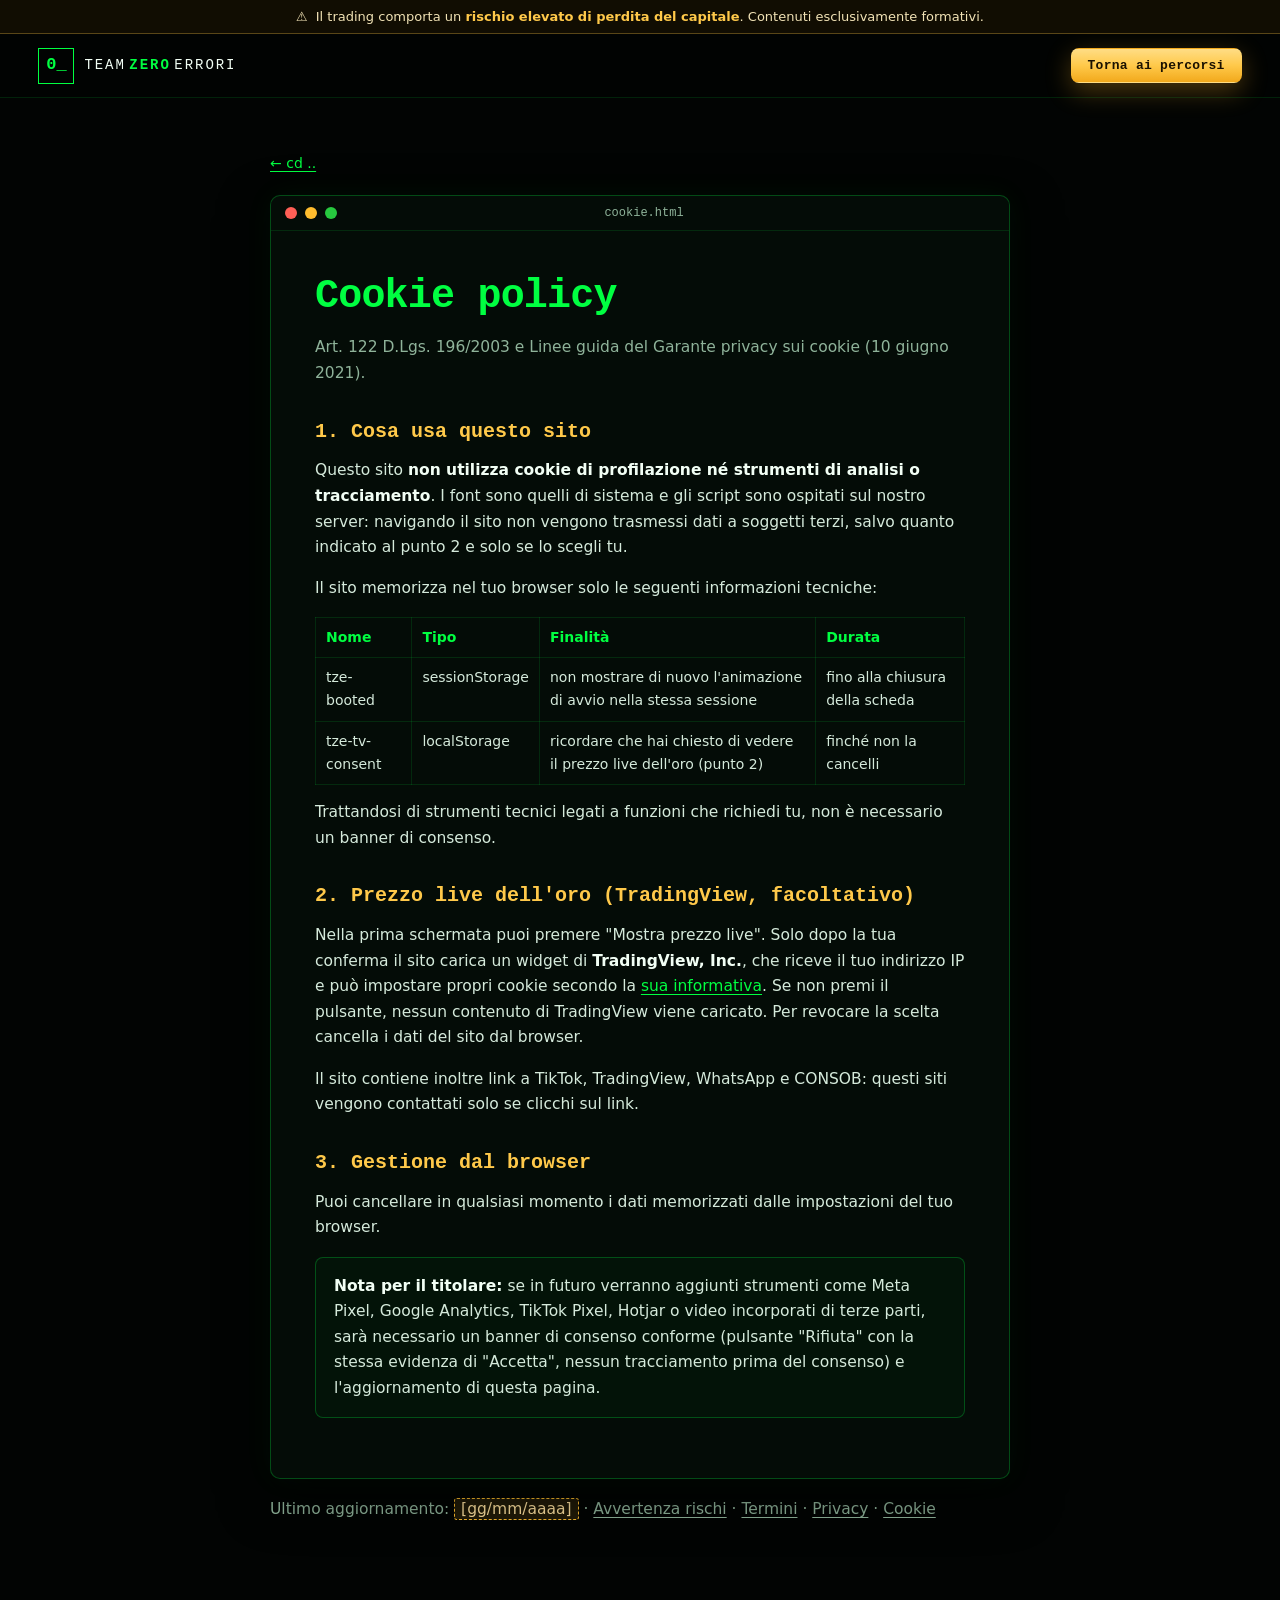
<file: legal/cookie.html>
<!doctype html>
<html lang="it">
<head>
<meta charset="utf-8">
<meta name="viewport" content="width=device-width, initial-scale=1">
<title>Cookie policy — Team Zero Errori</title>
<meta name="robots" content="index,follow">
<link rel="icon" href="../assets/favicon.svg" type="image/svg+xml">
<link rel="stylesheet" href="../assets/css/style.css">
</head>
<body>
<div class="crt" aria-hidden="true"></div>
<div class="riskbar" role="note"><span class="riskbar-icon" aria-hidden="true">⚠</span><span>Il trading comporta un <strong>rischio elevato di perdita del capitale</strong>. Contenuti esclusivamente formativi.</span></div>
<header class="nav">
  <a href="../index.html" class="logo"><span class="logo-mark">0<span class="blink">_</span></span><span class="logo-text">TEAM<b>ZERO</b>ERRORI</span></a>
  <a href="../index.html#percorsi" class="btn btn-gold btn-sm">Torna ai percorsi</a>
</header>
<main class="legal-page">
  <div class="wrap narrow">
    <a class="legal-back" href="../index.html">← cd ..</a>
    <article class="term">
      <div class="term-bar"><i></i><i></i><i></i><span>cookie.html</span></div>
      <div class="term-body">

<h1>Cookie policy</h1>
<p class="dim">Art. 122 D.Lgs. 196/2003 e Linee guida del Garante privacy sui cookie (10 giugno 2021).</p>

<h2>1. Cosa usa questo sito</h2>
<p>Questo sito <b>non utilizza cookie di profilazione né strumenti di analisi o tracciamento</b>. I font sono quelli di sistema e gli script sono ospitati sul nostro server: navigando il sito non vengono trasmessi dati a soggetti terzi, salvo quanto indicato al punto 2 e solo se lo scegli tu.</p>
<p>Il sito memorizza nel tuo browser solo le seguenti informazioni tecniche:</p>
<table>
  <tr><th>Nome</th><th>Tipo</th><th>Finalità</th><th>Durata</th></tr>
  <tr><td>tze-booted</td><td>sessionStorage</td><td>non mostrare di nuovo l'animazione di avvio nella stessa sessione</td><td>fino alla chiusura della scheda</td></tr>
  <tr><td>tze-tv-consent</td><td>localStorage</td><td>ricordare che hai chiesto di vedere il prezzo live dell'oro (punto 2)</td><td>finché non la cancelli</td></tr>
</table>
<p>Trattandosi di strumenti tecnici legati a funzioni che richiedi tu, non è necessario un banner di consenso.</p>

<h2>2. Prezzo live dell'oro (TradingView, facoltativo)</h2>
<p>Nella prima schermata puoi premere "Mostra prezzo live". Solo dopo la tua conferma il sito carica un widget di <b>TradingView, Inc.</b>, che riceve il tuo indirizzo IP e può impostare propri cookie secondo la <a href="https://www.tradingview.com/privacy-policy/" target="_blank" rel="noopener">sua informativa</a>. Se non premi il pulsante, nessun contenuto di TradingView viene caricato. Per revocare la scelta cancella i dati del sito dal browser.</p>
<p>Il sito contiene inoltre link a TikTok, TradingView, WhatsApp e CONSOB: questi siti vengono contattati solo se clicchi sul link.</p>

<h2>3. Gestione dal browser</h2>
<p>Puoi cancellare in qualsiasi momento i dati memorizzati dalle impostazioni del tuo browser.</p>

<p class="box"><b>Nota per il titolare:</b> se in futuro verranno aggiunti strumenti come Meta Pixel, Google Analytics, TikTok Pixel, Hotjar o video incorporati di terze parti, sarà necessario un banner di consenso conforme (pulsante "Rifiuta" con la stessa evidenza di "Accetta", nessun tracciamento prima del consenso) e l'aggiornamento di questa pagina.</p>
      </div>
    </article>
    <p class="fine">Ultimo aggiornamento: <span class="todo">[gg/mm/aaaa]</span> · <a href="avvertenza-rischi.html">Avvertenza rischi</a> · <a href="termini.html">Termini</a> · <a href="privacy.html">Privacy</a> · <a href="cookie.html">Cookie</a></p>
  </div>
</main>
</body>
</html>
</file>
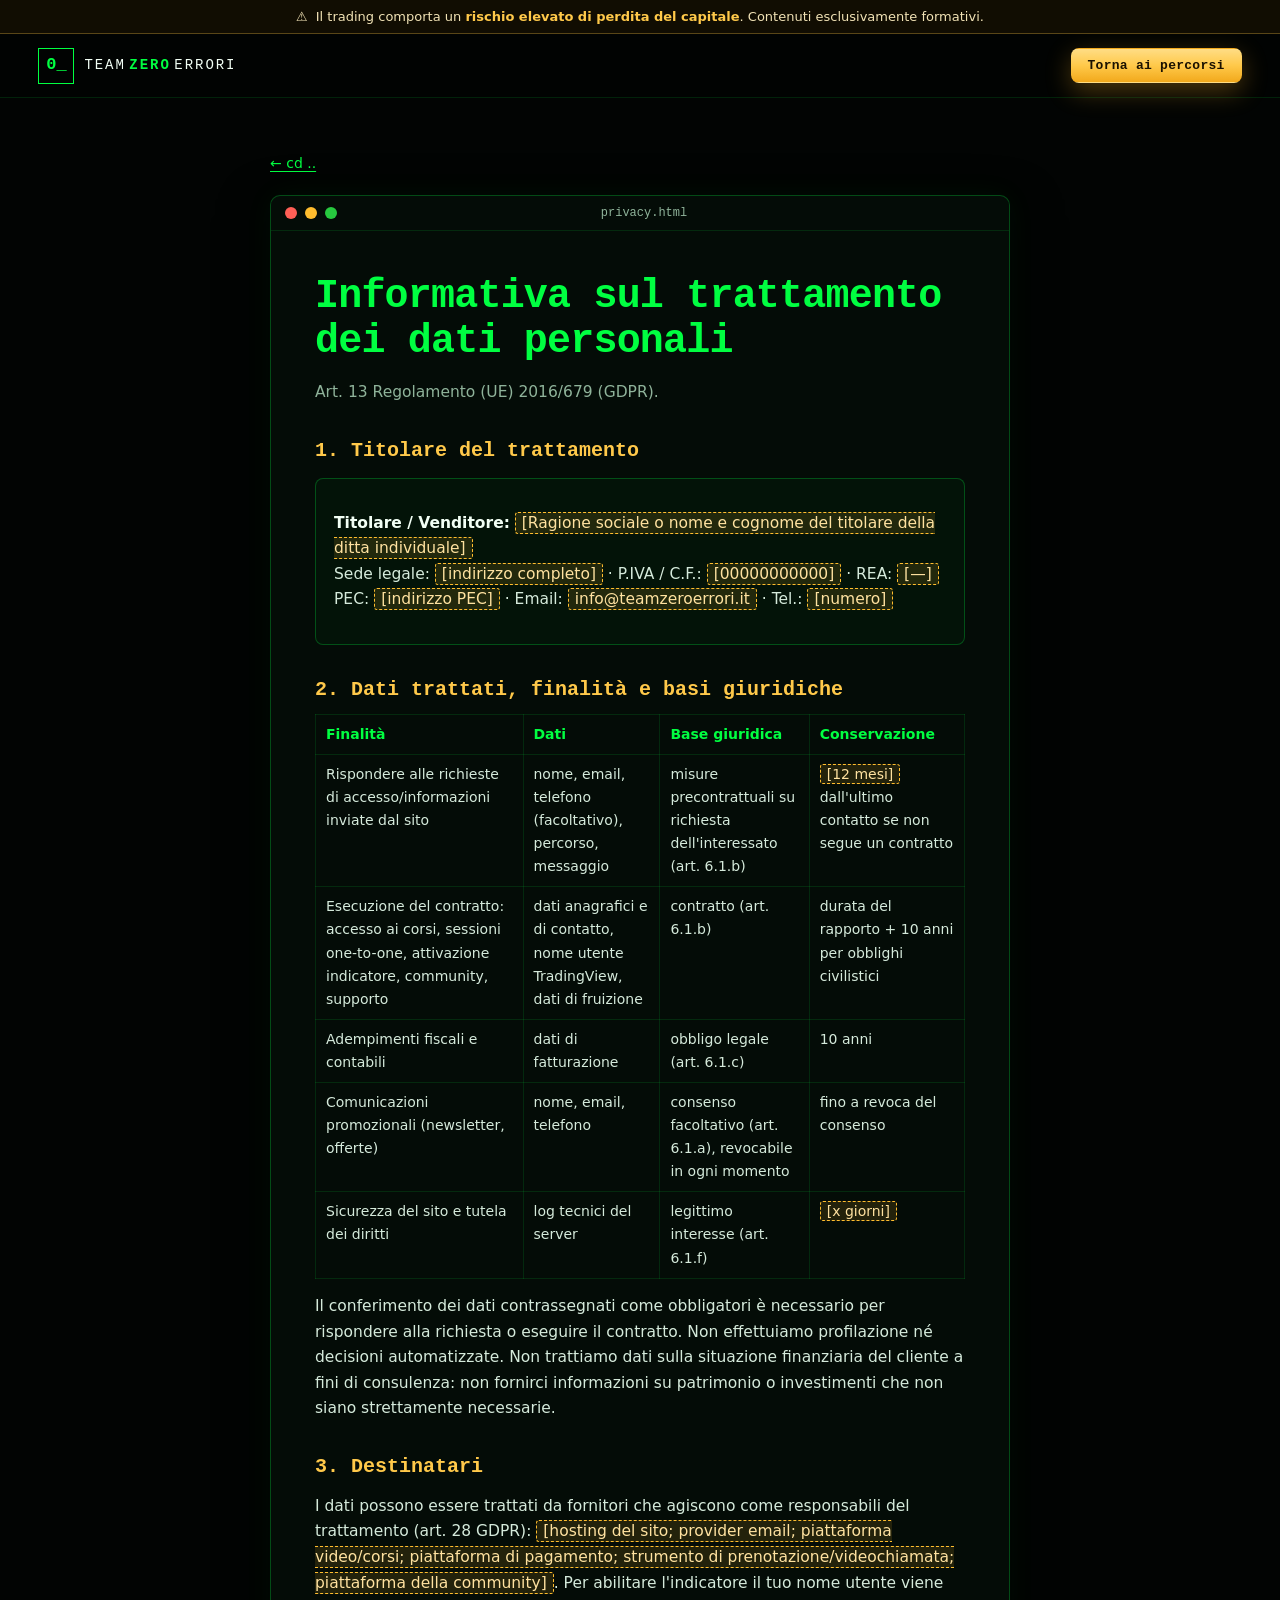
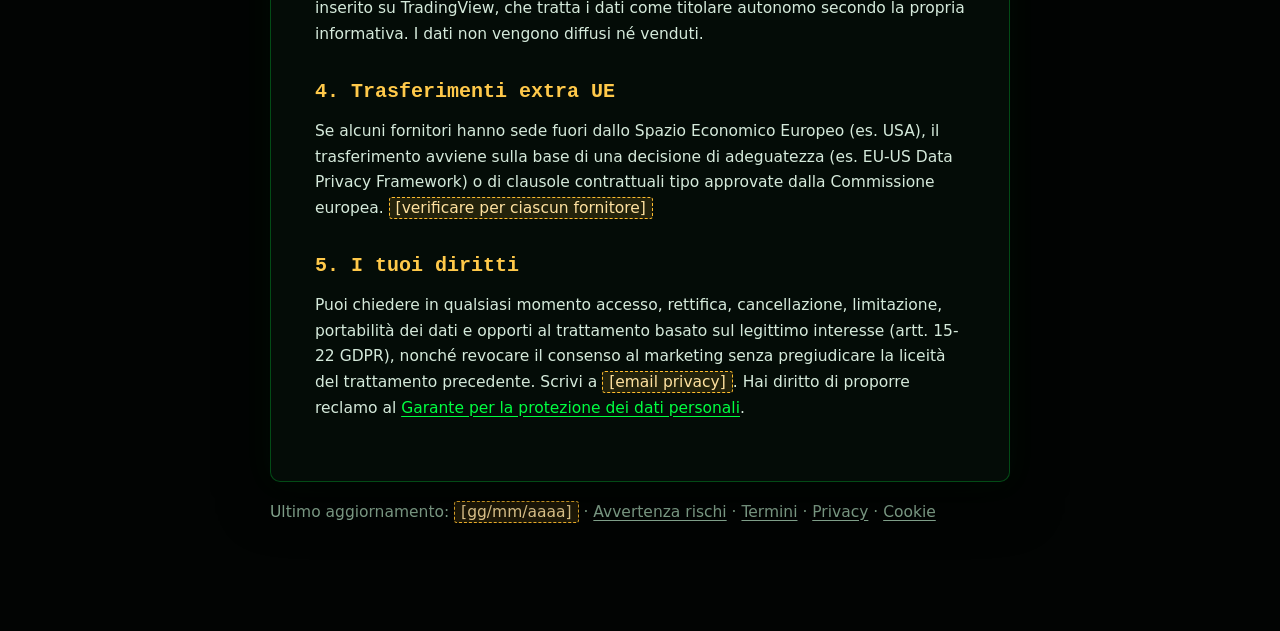
<file: legal/privacy.html>
<!doctype html>
<html lang="it">
<head>
<meta charset="utf-8">
<meta name="viewport" content="width=device-width, initial-scale=1">
<title>Informativa privacy — Team Zero Errori</title>
<meta name="robots" content="index,follow">
<link rel="icon" href="../assets/favicon.svg" type="image/svg+xml">
<link rel="stylesheet" href="../assets/css/style.css">
</head>
<body>
<div class="crt" aria-hidden="true"></div>
<div class="riskbar" role="note"><span class="riskbar-icon" aria-hidden="true">⚠</span><span>Il trading comporta un <strong>rischio elevato di perdita del capitale</strong>. Contenuti esclusivamente formativi.</span></div>
<header class="nav">
  <a href="../index.html" class="logo"><span class="logo-mark">0<span class="blink">_</span></span><span class="logo-text">TEAM<b>ZERO</b>ERRORI</span></a>
  <a href="../index.html#percorsi" class="btn btn-gold btn-sm">Torna ai percorsi</a>
</header>
<main class="legal-page">
  <div class="wrap narrow">
    <a class="legal-back" href="../index.html">← cd ..</a>
    <article class="term">
      <div class="term-bar"><i></i><i></i><i></i><span>privacy.html</span></div>
      <div class="term-body">

<h1>Informativa sul trattamento dei dati personali</h1>
<p class="dim">Art. 13 Regolamento (UE) 2016/679 (GDPR).</p>

<h2>1. Titolare del trattamento</h2>
<div class="box"><p><b>Titolare / Venditore:</b> <span class="todo">[Ragione sociale o nome e cognome del titolare della ditta individuale]</span><br>
Sede legale: <span class="todo">[indirizzo completo]</span> · P.IVA / C.F.: <span class="todo">[00000000000]</span> · REA: <span class="todo">[—]</span><br>
PEC: <span class="todo">[indirizzo PEC]</span> · Email: <span class="todo">info@teamzeroerrori.it</span> · Tel.: <span class="todo">[numero]</span></p></div>

<h2>2. Dati trattati, finalità e basi giuridiche</h2>
<table>
  <tr><th>Finalità</th><th>Dati</th><th>Base giuridica</th><th>Conservazione</th></tr>
  <tr><td>Rispondere alle richieste di accesso/informazioni inviate dal sito</td><td>nome, email, telefono (facoltativo), percorso, messaggio</td><td>misure precontrattuali su richiesta dell'interessato (art. 6.1.b)</td><td><span class="todo">[12 mesi]</span> dall'ultimo contatto se non segue un contratto</td></tr>
  <tr><td>Esecuzione del contratto: accesso ai corsi, sessioni one-to-one, attivazione indicatore, community, supporto</td><td>dati anagrafici e di contatto, nome utente TradingView, dati di fruizione</td><td>contratto (art. 6.1.b)</td><td>durata del rapporto + 10 anni per obblighi civilistici</td></tr>
  <tr><td>Adempimenti fiscali e contabili</td><td>dati di fatturazione</td><td>obbligo legale (art. 6.1.c)</td><td>10 anni</td></tr>
  <tr><td>Comunicazioni promozionali (newsletter, offerte)</td><td>nome, email, telefono</td><td>consenso facoltativo (art. 6.1.a), revocabile in ogni momento</td><td>fino a revoca del consenso</td></tr>
  <tr><td>Sicurezza del sito e tutela dei diritti</td><td>log tecnici del server</td><td>legittimo interesse (art. 6.1.f)</td><td><span class="todo">[x giorni]</span></td></tr>
</table>
<p>Il conferimento dei dati contrassegnati come obbligatori è necessario per rispondere alla richiesta o eseguire il contratto. Non effettuiamo profilazione né decisioni automatizzate. Non trattiamo dati sulla situazione finanziaria del cliente a fini di consulenza: non fornirci informazioni su patrimonio o investimenti che non siano strettamente necessarie.</p>

<h2>3. Destinatari</h2>
<p>I dati possono essere trattati da fornitori che agiscono come responsabili del trattamento (art. 28 GDPR): <span class="todo">[hosting del sito; provider email; piattaforma video/corsi; piattaforma di pagamento; strumento di prenotazione/videochiamata; piattaforma della community]</span>. Per abilitare l'indicatore il tuo nome utente viene inserito su TradingView, che tratta i dati come titolare autonomo secondo la propria informativa. I dati non vengono diffusi né venduti.</p>

<h2>4. Trasferimenti extra UE</h2>
<p>Se alcuni fornitori hanno sede fuori dallo Spazio Economico Europeo (es. USA), il trasferimento avviene sulla base di una decisione di adeguatezza (es. EU-US Data Privacy Framework) o di clausole contrattuali tipo approvate dalla Commissione europea. <span class="todo">[verificare per ciascun fornitore]</span></p>

<h2>5. I tuoi diritti</h2>
<p>Puoi chiedere in qualsiasi momento accesso, rettifica, cancellazione, limitazione, portabilità dei dati e opporti al trattamento basato sul legittimo interesse (artt. 15-22 GDPR), nonché revocare il consenso al marketing senza pregiudicare la liceità del trattamento precedente. Scrivi a <span class="todo">[email privacy]</span>. Hai diritto di proporre reclamo al <a href="https://www.garanteprivacy.it" target="_blank" rel="noopener">Garante per la protezione dei dati personali</a>.</p>
      </div>
    </article>
    <p class="fine">Ultimo aggiornamento: <span class="todo">[gg/mm/aaaa]</span> · <a href="avvertenza-rischi.html">Avvertenza rischi</a> · <a href="termini.html">Termini</a> · <a href="privacy.html">Privacy</a> · <a href="cookie.html">Cookie</a></p>
  </div>
</main>
</body>
</html>
</file>
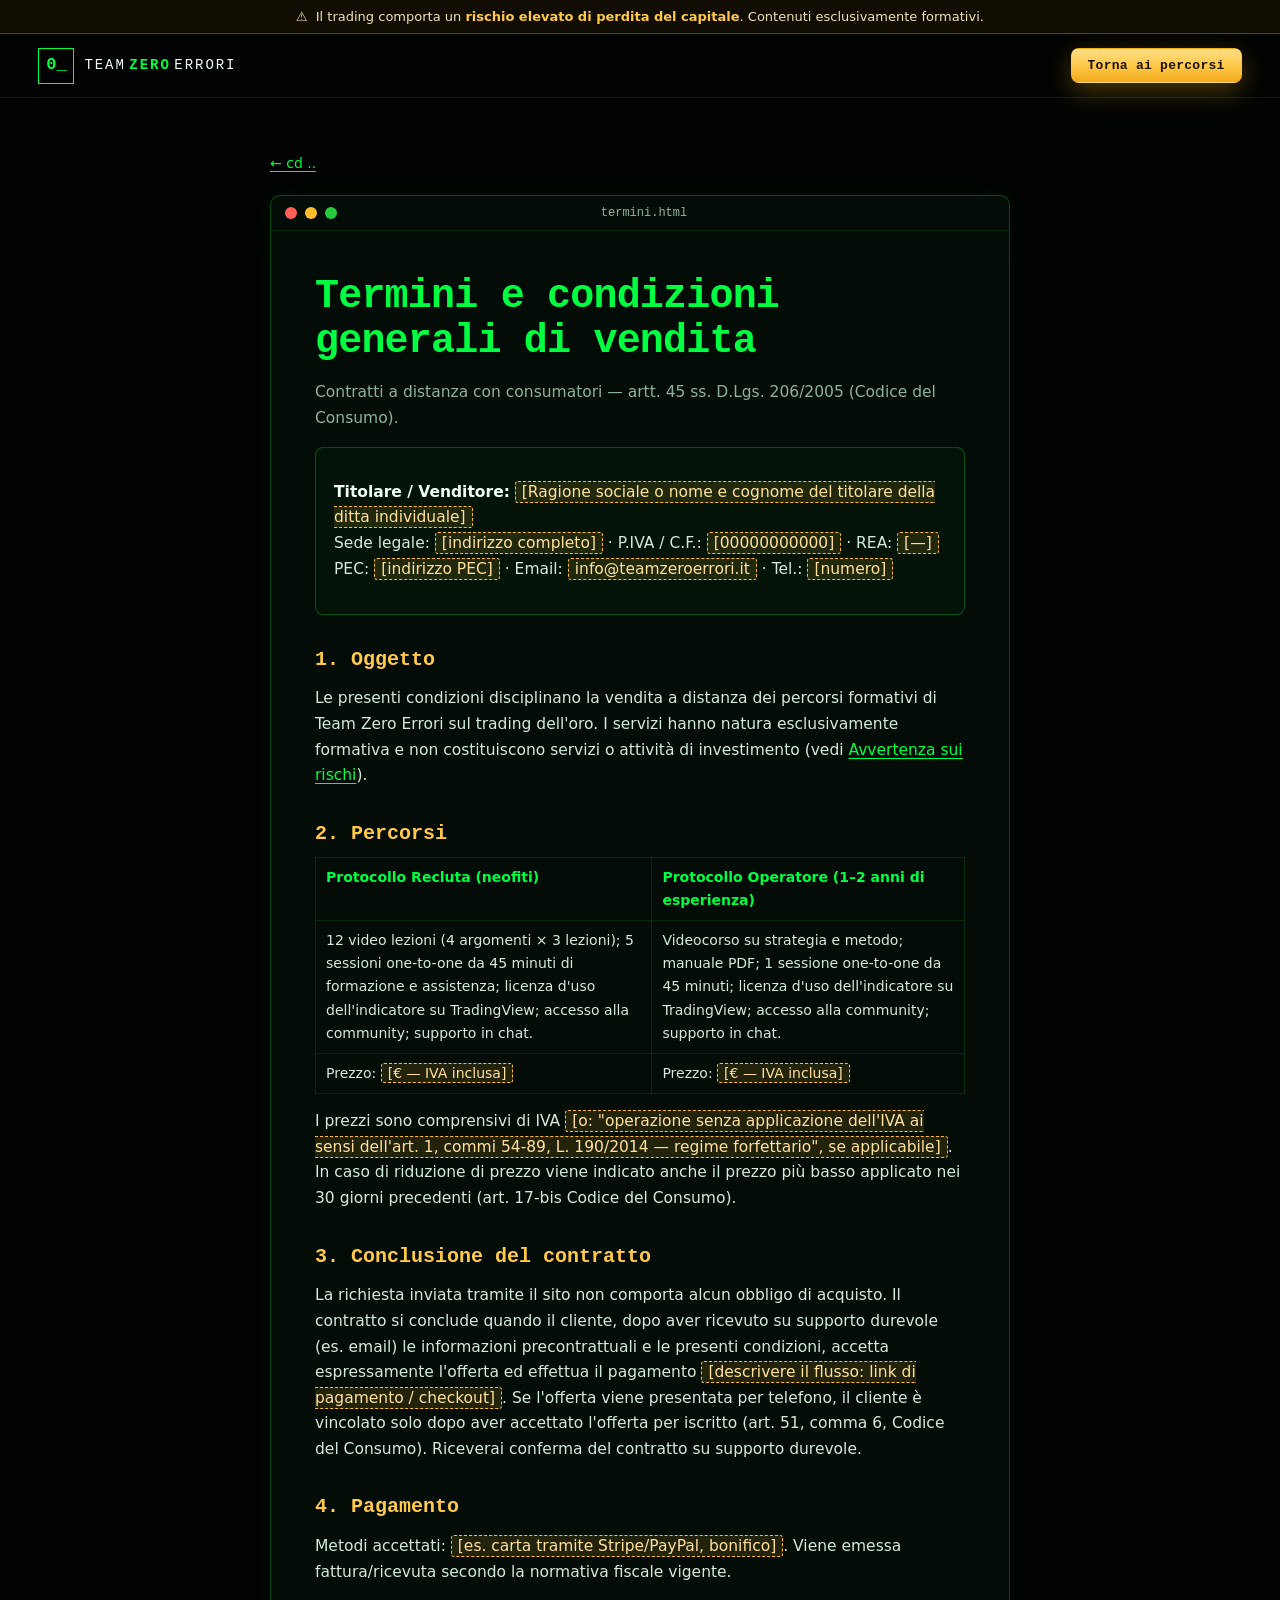
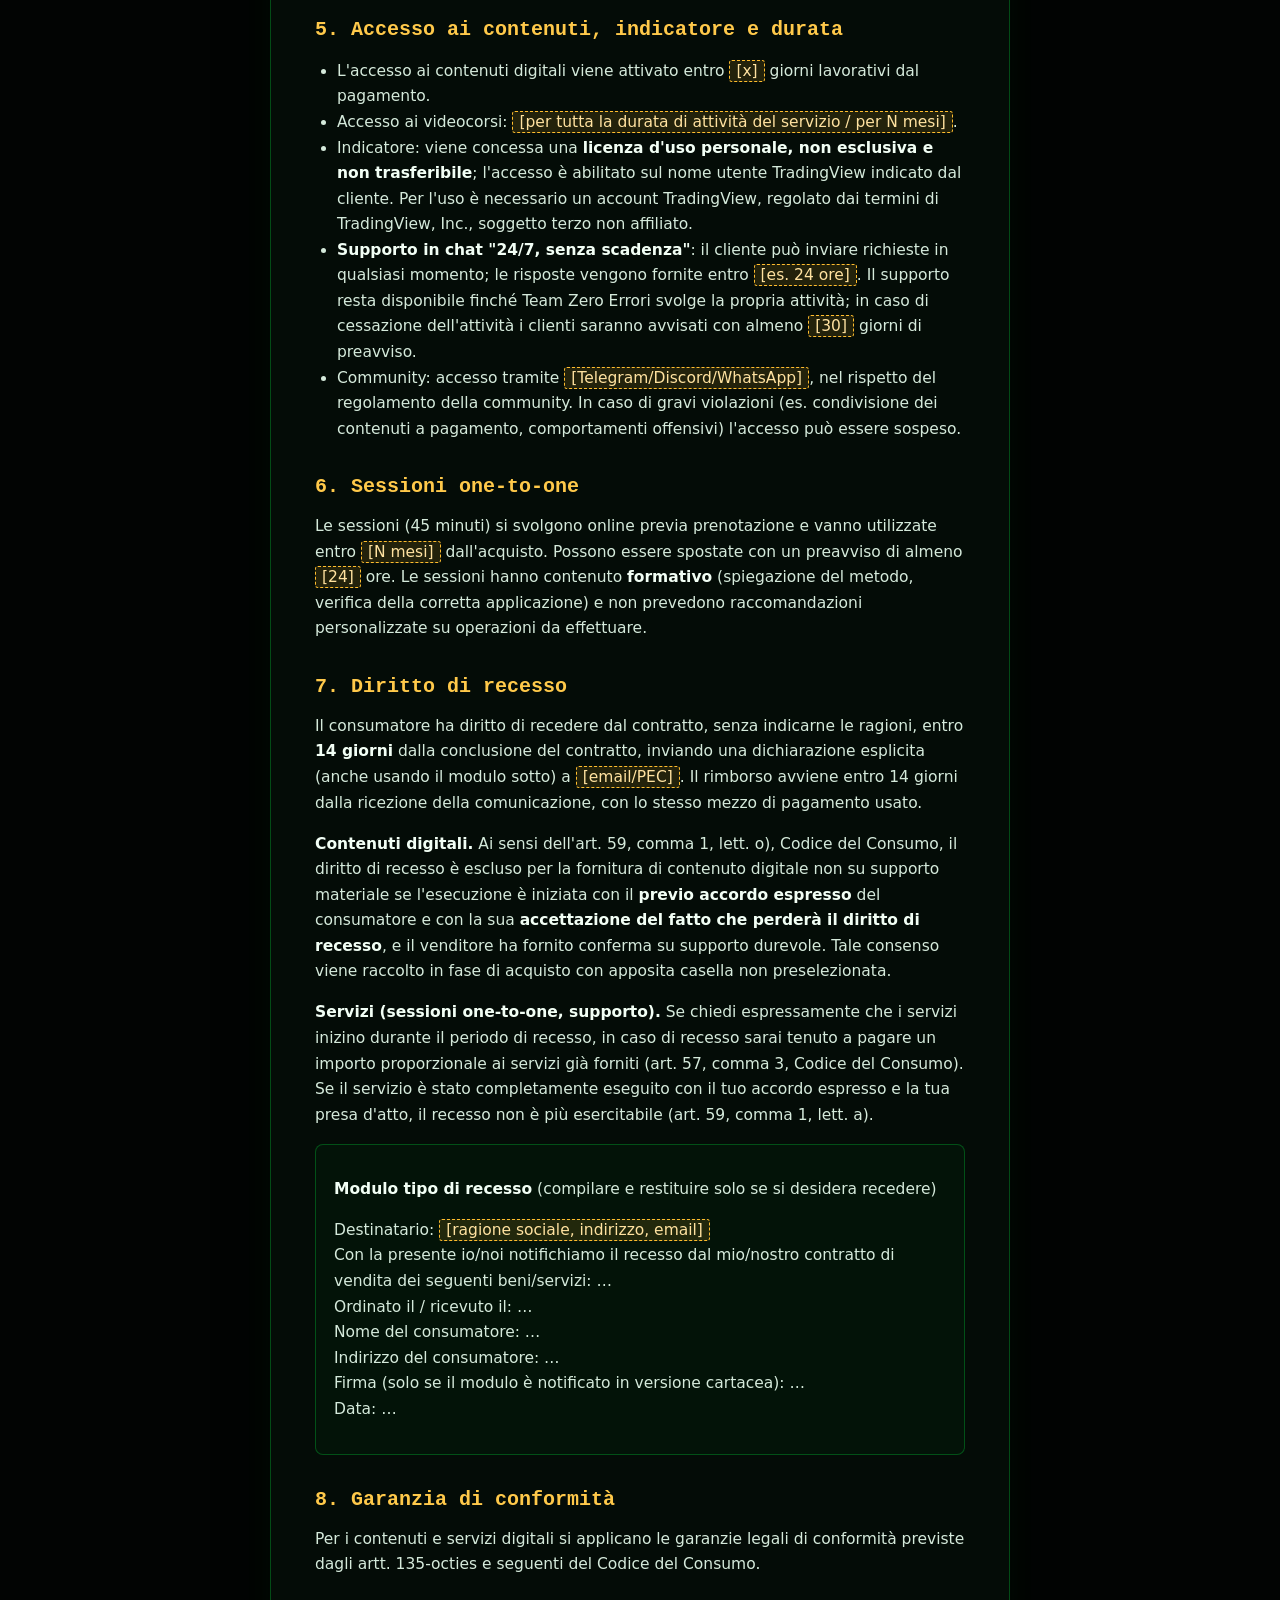
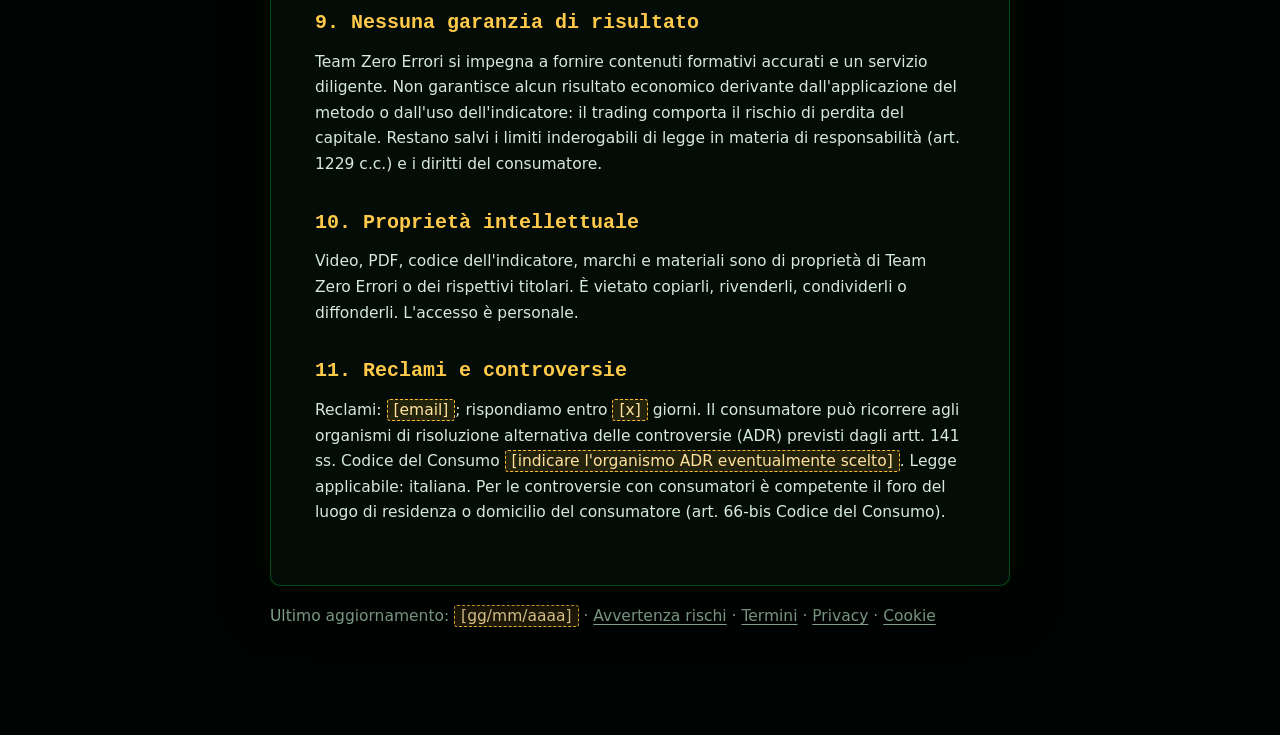
<file: legal/termini.html>
<!doctype html>
<html lang="it">
<head>
<meta charset="utf-8">
<meta name="viewport" content="width=device-width, initial-scale=1">
<title>Termini e condizioni di vendita — Team Zero Errori</title>
<meta name="robots" content="index,follow">
<link rel="icon" href="../assets/favicon.svg" type="image/svg+xml">
<link rel="stylesheet" href="../assets/css/style.css">
</head>
<body>
<div class="crt" aria-hidden="true"></div>
<div class="riskbar" role="note"><span class="riskbar-icon" aria-hidden="true">⚠</span><span>Il trading comporta un <strong>rischio elevato di perdita del capitale</strong>. Contenuti esclusivamente formativi.</span></div>
<header class="nav">
  <a href="../index.html" class="logo"><span class="logo-mark">0<span class="blink">_</span></span><span class="logo-text">TEAM<b>ZERO</b>ERRORI</span></a>
  <a href="../index.html#percorsi" class="btn btn-gold btn-sm">Torna ai percorsi</a>
</header>
<main class="legal-page">
  <div class="wrap narrow">
    <a class="legal-back" href="../index.html">← cd ..</a>
    <article class="term">
      <div class="term-bar"><i></i><i></i><i></i><span>termini.html</span></div>
      <div class="term-body">

<h1>Termini e condizioni generali di vendita</h1>
<p class="dim">Contratti a distanza con consumatori — artt. 45 ss. D.Lgs. 206/2005 (Codice del Consumo).</p>
<div class="box"><p><b>Titolare / Venditore:</b> <span class="todo">[Ragione sociale o nome e cognome del titolare della ditta individuale]</span><br>
Sede legale: <span class="todo">[indirizzo completo]</span> · P.IVA / C.F.: <span class="todo">[00000000000]</span> · REA: <span class="todo">[—]</span><br>
PEC: <span class="todo">[indirizzo PEC]</span> · Email: <span class="todo">info@teamzeroerrori.it</span> · Tel.: <span class="todo">[numero]</span></p></div>

<h2>1. Oggetto</h2>
<p>Le presenti condizioni disciplinano la vendita a distanza dei percorsi formativi di Team Zero Errori sul trading dell'oro. I servizi hanno natura esclusivamente formativa e non costituiscono servizi o attività di investimento (vedi <a href="avvertenza-rischi.html">Avvertenza sui rischi</a>).</p>

<h2>2. Percorsi</h2>
<table>
  <tr><th>Protocollo Recluta (neofiti)</th><th>Protocollo Operatore (1–2 anni di esperienza)</th></tr>
  <tr>
    <td>12 video lezioni (4 argomenti × 3 lezioni); 5 sessioni one-to-one da 45 minuti di formazione e assistenza; licenza d'uso dell'indicatore su TradingView; accesso alla community; supporto in chat.</td>
    <td>Videocorso su strategia e metodo; manuale PDF; 1 sessione one-to-one da 45 minuti; licenza d'uso dell'indicatore su TradingView; accesso alla community; supporto in chat.</td>
  </tr>
  <tr><td>Prezzo: <span class="todo">[€ — IVA inclusa]</span></td><td>Prezzo: <span class="todo">[€ — IVA inclusa]</span></td></tr>
</table>
<p>I prezzi sono comprensivi di IVA <span class="todo">[o: "operazione senza applicazione dell'IVA ai sensi dell'art. 1, commi 54-89, L. 190/2014 — regime forfettario", se applicabile]</span>. In caso di riduzione di prezzo viene indicato anche il prezzo più basso applicato nei 30 giorni precedenti (art. 17-bis Codice del Consumo).</p>

<h2>3. Conclusione del contratto</h2>
<p>La richiesta inviata tramite il sito non comporta alcun obbligo di acquisto. Il contratto si conclude quando il cliente, dopo aver ricevuto su supporto durevole (es. email) le informazioni precontrattuali e le presenti condizioni, accetta espressamente l'offerta ed effettua il pagamento <span class="todo">[descrivere il flusso: link di pagamento / checkout]</span>. Se l'offerta viene presentata per telefono, il cliente è vincolato solo dopo aver accettato l'offerta per iscritto (art. 51, comma 6, Codice del Consumo). Riceverai conferma del contratto su supporto durevole.</p>

<h2>4. Pagamento</h2>
<p>Metodi accettati: <span class="todo">[es. carta tramite Stripe/PayPal, bonifico]</span>. Viene emessa fattura/ricevuta secondo la normativa fiscale vigente.</p>

<h2>5. Accesso ai contenuti, indicatore e durata</h2>
<ul>
  <li>L'accesso ai contenuti digitali viene attivato entro <span class="todo">[x]</span> giorni lavorativi dal pagamento.</li>
  <li>Accesso ai videocorsi: <span class="todo">[per tutta la durata di attività del servizio / per N mesi]</span>.</li>
  <li>Indicatore: viene concessa una <b>licenza d'uso personale, non esclusiva e non trasferibile</b>; l'accesso è abilitato sul nome utente TradingView indicato dal cliente. Per l'uso è necessario un account TradingView, regolato dai termini di TradingView, Inc., soggetto terzo non affiliato.</li>
  <li><b>Supporto in chat "24/7, senza scadenza"</b>: il cliente può inviare richieste in qualsiasi momento; le risposte vengono fornite entro <span class="todo">[es. 24 ore]</span>. Il supporto resta disponibile finché Team Zero Errori svolge la propria attività; in caso di cessazione dell'attività i clienti saranno avvisati con almeno <span class="todo">[30]</span> giorni di preavviso.</li>
  <li>Community: accesso tramite <span class="todo">[Telegram/Discord/WhatsApp]</span>, nel rispetto del regolamento della community. In caso di gravi violazioni (es. condivisione dei contenuti a pagamento, comportamenti offensivi) l'accesso può essere sospeso.</li>
</ul>

<h2>6. Sessioni one-to-one</h2>
<p>Le sessioni (45 minuti) si svolgono online previa prenotazione e vanno utilizzate entro <span class="todo">[N mesi]</span> dall'acquisto. Possono essere spostate con un preavviso di almeno <span class="todo">[24]</span> ore. Le sessioni hanno contenuto <b>formativo</b> (spiegazione del metodo, verifica della corretta applicazione) e non prevedono raccomandazioni personalizzate su operazioni da effettuare.</p>

<h2>7. Diritto di recesso</h2>
<p>Il consumatore ha diritto di recedere dal contratto, senza indicarne le ragioni, entro <b>14 giorni</b> dalla conclusione del contratto, inviando una dichiarazione esplicita (anche usando il modulo sotto) a <span class="todo">[email/PEC]</span>. Il rimborso avviene entro 14 giorni dalla ricezione della comunicazione, con lo stesso mezzo di pagamento usato.</p>
<p><b>Contenuti digitali.</b> Ai sensi dell'art. 59, comma 1, lett. o), Codice del Consumo, il diritto di recesso è escluso per la fornitura di contenuto digitale non su supporto materiale se l'esecuzione è iniziata con il <b>previo accordo espresso</b> del consumatore e con la sua <b>accettazione del fatto che perderà il diritto di recesso</b>, e il venditore ha fornito conferma su supporto durevole. Tale consenso viene raccolto in fase di acquisto con apposita casella non preselezionata.</p>
<p><b>Servizi (sessioni one-to-one, supporto).</b> Se chiedi espressamente che i servizi inizino durante il periodo di recesso, in caso di recesso sarai tenuto a pagare un importo proporzionale ai servizi già forniti (art. 57, comma 3, Codice del Consumo). Se il servizio è stato completamente eseguito con il tuo accordo espresso e la tua presa d'atto, il recesso non è più esercitabile (art. 59, comma 1, lett. a).</p>
<div class="box">
<p><b>Modulo tipo di recesso</b> (compilare e restituire solo se si desidera recedere)</p>
<p>Destinatario: <span class="todo">[ragione sociale, indirizzo, email]</span><br>
Con la presente io/noi notifichiamo il recesso dal mio/nostro contratto di vendita dei seguenti beni/servizi: …<br>
Ordinato il / ricevuto il: …<br>Nome del consumatore: …<br>Indirizzo del consumatore: …<br>Firma (solo se il modulo è notificato in versione cartacea): …<br>Data: …</p>
</div>

<h2>8. Garanzia di conformità</h2>
<p>Per i contenuti e servizi digitali si applicano le garanzie legali di conformità previste dagli artt. 135-octies e seguenti del Codice del Consumo.</p>

<h2>9. Nessuna garanzia di risultato</h2>
<p>Team Zero Errori si impegna a fornire contenuti formativi accurati e un servizio diligente. Non garantisce alcun risultato economico derivante dall'applicazione del metodo o dall'uso dell'indicatore: il trading comporta il rischio di perdita del capitale. Restano salvi i limiti inderogabili di legge in materia di responsabilità (art. 1229 c.c.) e i diritti del consumatore.</p>

<h2>10. Proprietà intellettuale</h2>
<p>Video, PDF, codice dell'indicatore, marchi e materiali sono di proprietà di Team Zero Errori o dei rispettivi titolari. È vietato copiarli, rivenderli, condividerli o diffonderli. L'accesso è personale.</p>

<h2>11. Reclami e controversie</h2>
<p>Reclami: <span class="todo">[email]</span>; rispondiamo entro <span class="todo">[x]</span> giorni. Il consumatore può ricorrere agli organismi di risoluzione alternativa delle controversie (ADR) previsti dagli artt. 141 ss. Codice del Consumo <span class="todo">[indicare l'organismo ADR eventualmente scelto]</span>. Legge applicabile: italiana. Per le controversie con consumatori è competente il foro del luogo di residenza o domicilio del consumatore (art. 66-bis Codice del Consumo).</p>
      </div>
    </article>
    <p class="fine">Ultimo aggiornamento: <span class="todo">[gg/mm/aaaa]</span> · <a href="avvertenza-rischi.html">Avvertenza rischi</a> · <a href="termini.html">Termini</a> · <a href="privacy.html">Privacy</a> · <a href="cookie.html">Cookie</a></p>
  </div>
</main>
</body>
</html>
</file>
<file: assets/css/style.css>
/* =========================================================
   TEAM ZERO ERRORI — stile terminale, versione "chiara"
   - nero quasi puro: concentrazione, esclusività
   - verde terminale: sistema, conferme
   - oro: solo azioni (bottoni) e risultato 4/4
   - rosso: solo perdite
   Titoli in monospace (identità), testo in sans-serif (leggibilità).
   ========================================================= */

:root {
  --bg: #020403;
  --panel: rgba(5, 14, 8, 0.92);
  --panel-solid: #050e08;
  --green: #00ff41;
  --green-2: #19d85a;
  --green-dim: #0a7a26;
  --green-faint: rgba(0, 255, 65, 0.12);
  --green-line: rgba(0, 255, 65, 0.26);
  --gold: #ffc94a;
  --gold-2: #f2a91c;
  --gold-glow: rgba(255, 201, 74, 0.4);
  --red: #ff4d4d;
  --text: #d5eadb;
  --text-strong: #f2fff5;
  --muted: #8fb39a;
  --mono: ui-monospace, "JetBrains Mono", "SF Mono", "Cascadia Code", Menlo, Consolas, "Liberation Mono", monospace;
  --sans: system-ui, -apple-system, "Segoe UI", Roboto, "Helvetica Neue", Arial, sans-serif;
  --riskbar-h: 34px;
  --nav-h: 64px;
  --radius: 10px;
  --ease: cubic-bezier(.2, .8, .2, 1);
  color-scheme: dark;
}

*, *::before, *::after { box-sizing: border-box; }
html { scroll-behavior: smooth; -webkit-text-size-adjust: 100%; scroll-padding-top: calc(var(--riskbar-h) + var(--nav-h) + 10px); }
body {
  margin: 0; background: var(--bg); color: var(--text);
  font: 17px/1.65 var(--sans);
  overflow-x: hidden;
  padding-top: calc(var(--riskbar-h) + var(--nav-h));
}
body.is-booting { overflow: hidden; }
img, svg, canvas { display: block; max-width: 100%; }
a { color: var(--green); text-underline-offset: 3px; }
a:hover { color: var(--gold); }
b, strong { color: var(--text-strong); font-weight: 700; }
::selection { background: var(--green); color: #000; }
:focus-visible { outline: 2px solid var(--gold); outline-offset: 3px; }

.g { color: var(--green); }
.gold { color: var(--gold); }
.red { color: var(--red); }
.dim { color: var(--muted); }
.center { text-align: center; }

.skip-link { position: absolute; left: -9999px; top: 0; z-index: 999; background: var(--gold); color: #000; padding: 8px 14px; }
.skip-link:focus { left: 12px; top: 12px; }

/* ---------- livelli di sfondo ---------- */
#matrix { position: fixed; inset: 0; width: 100vw; height: 100vh; pointer-events: none; z-index: 0; opacity: .22; }
main, .footer { position: relative; z-index: 2; }
.vignette {
  position: fixed; inset: 0; z-index: 50; pointer-events: none;
  background: radial-gradient(ellipse at center, transparent 60%, rgba(0,0,0,.55) 100%);
}

/* ---------- boot ---------- */
#boot { position: fixed; inset: 0; z-index: 200; background: #000; display: grid; place-items: center; padding: 24px; transition: opacity .4s var(--ease), visibility .4s; }
#boot.done { opacity: 0; visibility: hidden; }
.boot-inner { width: min(560px, 100%); }
#boot-log { color: var(--green); font: 14px/1.7 var(--mono); margin: 0 0 16px; min-height: 8.5em; white-space: pre-wrap; }
#boot-log .ok { color: var(--gold); }
.boot-bar { height: 4px; background: var(--green-faint); }
.boot-bar span { display: block; height: 100%; width: 0; background: var(--green); transition: width .12s linear; }

/* ---------- barra rischio + nav ---------- */
.riskbar {
  position: fixed; top: 0; left: 0; right: 0; z-index: 61; min-height: var(--riskbar-h);
  display: flex; align-items: center; justify-content: center; gap: 8px; padding: 6px 16px;
  background: #110d02; border-bottom: 1px solid rgba(255,201,74,.3);
  color: #f1e2b5; font-size: 13px; line-height: 1.35; text-align: center;
}
.riskbar strong { color: var(--gold); }
.riskbar a { color: var(--gold); }

.nav {
  position: fixed; top: var(--riskbar-h); left: 0; right: 0; z-index: 60; height: var(--nav-h);
  display: flex; align-items: center; justify-content: space-between; gap: 20px;
  padding: 0 clamp(16px, 3vw, 40px);
  background: rgba(2,4,3,.94); border-bottom: 1px solid var(--green-faint);
  backdrop-filter: blur(8px); -webkit-backdrop-filter: blur(8px);
}
.logo { display: inline-flex; align-items: center; gap: 10px; text-decoration: none; color: var(--text-strong); font-family: var(--mono); }
.logo-mark { display: inline-flex; align-items: center; justify-content: center; width: 36px; height: 36px; border: 1px solid var(--green); color: var(--green); font-weight: 800; }
.logo-text { font-size: 14px; letter-spacing: .14em; }
.logo-text b { color: var(--green); margin: 0 .25em; }
.blink { animation: blink 1s steps(1) infinite; }
@keyframes blink { 50% { opacity: 0; } }
.nav-links { list-style: none; display: flex; gap: 28px; margin: 0; padding: 0; }
.nav-links a { color: var(--text); text-decoration: none; font-size: 15px; }
.nav-links a:hover, .nav-links a.is-active { color: var(--green); }

/* ---------- layout ---------- */
.wrap { width: min(1160px, 100%); margin: 0 auto; padding: 0 clamp(16px, 4vw, 40px); }
.wrap.narrow { width: min(820px, 100%); }
.section { position: relative; padding: clamp(72px, 11vh, 120px) 0; }
.section + .section { border-top: 1px solid rgba(0,255,65,.06); }
.two-col { display: grid; grid-template-columns: 1fr 1fr; gap: clamp(28px, 5vw, 64px); align-items: center; }
.two-col > *, .hero-grid > *, .plans > *, .team-grid > *, .steps > *, .facts > * { min-width: 0; }
.head { text-align: center; max-width: 760px; margin: 0 auto 48px; }
.eyebrow { font: 600 13px var(--mono); color: var(--green); letter-spacing: .12em; text-transform: uppercase; margin: 0 0 12px; }
h1, h2, h3 { color: var(--text-strong); margin: 0; font-family: var(--mono); letter-spacing: -.02em; line-height: 1.12; }
h2 { font-size: clamp(28px, 3.8vw, 46px); font-weight: 800; }
h3 { font-size: 20px; font-weight: 700; }
.lead { font-size: clamp(17px, 1.4vw, 19px); margin: 18px 0 0; }
.fine { font-size: 13px; color: var(--muted); margin-top: 18px; }
.fine a { color: var(--muted); }

/* ---------- finestra terminale ---------- */
.term {
  position: relative; background: var(--panel); border: 1px solid var(--green-line); border-radius: var(--radius);
  box-shadow: 0 18px 50px rgba(0,0,0,.55), 0 0 30px rgba(0,255,65,.05);
}
.term-bar { display: flex; align-items: center; gap: 8px; padding: 10px 14px; border-bottom: 1px solid var(--green-faint); }
.term-bar i { width: 12px; height: 12px; border-radius: 50%; background: #ff5f56; flex: none; }
.term-bar i:nth-child(2) { background: #ffbd2e; }
.term-bar i:nth-child(3) { background: #27c93f; }
.term-bar span { flex: 1; text-align: center; font: 12px var(--mono); color: var(--muted); margin-right: 52px; white-space: nowrap; overflow: hidden; text-overflow: ellipsis; }
.term-body { padding: 22px 24px 24px; }
.term-warn { border-color: rgba(255,189,46,.35); }
.term-note { font-size: 13px; color: var(--muted); margin: 14px 0 0; }

/* ---------- bottoni ---------- */
.btn {
  display: inline-flex; align-items: center; justify-content: center; gap: 8px;
  padding: 14px 24px; font: 700 15px var(--mono); text-decoration: none; letter-spacing: .02em;
  border-radius: 8px; border: 1px solid transparent; cursor: pointer;
  transition: transform .2s var(--ease), box-shadow .2s, background .2s, color .2s;
}
.btn-gold { color: #1a1100; background: linear-gradient(180deg, #ffdd85, var(--gold) 50%, var(--gold-2)); box-shadow: 0 8px 26px rgba(255,180,40,.3); }
.btn-gold:hover { color: #000; transform: translateY(-2px); box-shadow: 0 12px 34px rgba(255,190,50,.5); }
.btn-ghost { color: var(--green); border-color: var(--green-line); background: rgba(0,255,65,.04); }
.btn-ghost:hover { color: #000; background: var(--green); }
.btn-sm { padding: 9px 16px; font-size: 13px; }
.btn-lg { padding: 18px 34px; font-size: 17px; }
.btn-block { width: 100%; }
.cta-row { display: flex; flex-wrap: wrap; gap: 12px; margin-top: 30px; }
.cta-row.center { justify-content: center; }

/* ---------- hero ---------- */
.hero { min-height: calc(100vh - var(--riskbar-h) - var(--nav-h)); display: flex; align-items: center; }
.hero-grid { display: grid; grid-template-columns: 1.2fr .8fr; gap: clamp(30px, 5vw, 64px); align-items: center; }
.hero-title { font-size: clamp(34px, 4.3vw, 56px); font-weight: 800; letter-spacing: -.035em; line-height: 1.05; }
.hero-sub { font-size: clamp(17px, 1.4vw, 19px); max-width: 600px; margin: 22px 0 0; }
.hero-trust { list-style: none; padding: 0; margin: 22px 0 0; display: flex; flex-wrap: wrap; gap: 8px 22px; }
.hero-trust li { position: relative; padding-left: 24px; font-size: 15px; color: var(--text-strong); }
.hero-trust li::before { content: "✓"; position: absolute; left: 0; color: var(--green); font-weight: 700; }
.hero { flex-direction: column; justify-content: center; gap: 36px; }
.offer { list-style: none; padding: 0; margin: 0; display: grid; grid-template-columns: repeat(4, minmax(0, 1fr)); gap: 14px; }
.offer li { position: relative; display: grid; gap: 4px; padding: 16px 18px 16px 52px; border: 1px solid var(--green-line); border-radius: var(--radius); background: var(--panel); min-width: 0; transition: border-color .3s, transform .3s var(--ease), box-shadow .3s; }
.offer li::before { counter-increment: off; content: counter(off); position: absolute; left: 16px; top: 16px; width: 24px; height: 24px; display: grid; place-items: center; border-radius: 6px; background: var(--green); color: #000; font: 800 12px var(--mono); }
.offer { counter-reset: off; }
.offer b { font: 700 15px var(--mono); color: var(--gold); }
.offer span { font-size: 14.5px; line-height: 1.45; }
.offer li:hover { border-color: var(--gold); transform: translateY(-3px); box-shadow: 0 10px 30px rgba(255,201,74,.12); }
.js .offer li { opacity: 0; transform: translateY(16px); }
.js body:not(.is-booting) .offer li, .js .offer.in li { animation: offerIn .6s var(--ease) forwards; }
.offer li:nth-child(2) { animation-delay: .1s !important; } .offer li:nth-child(3) { animation-delay: .2s !important; } .offer li:nth-child(4) { animation-delay: .3s !important; }
@keyframes offerIn { to { opacity: 1; transform: none; } }

/* ---------- come funziona ---------- */
.steps { list-style: none; padding: 0; margin: 0; display: grid; grid-template-columns: repeat(3, 1fr); gap: 22px; }
.step { position: relative; background: var(--panel); border: 1px solid var(--green-line); border-radius: var(--radius); padding: 28px 24px; }
.step-n { display: inline-block; font: 800 15px var(--mono); color: #000; background: var(--green); border-radius: 6px; padding: 4px 10px; margin-bottom: 16px; }
.step h3 { margin-bottom: 10px; }
.step p { margin: 0; font-size: 16px; }
.step:not(:last-child)::after { content: "→"; position: absolute; right: -19px; top: 50%; transform: translateY(-50%); color: var(--green); font: 700 18px var(--mono); }

/* ---------- metodo ---------- */
.metodo-visual { max-width: 860px; margin: 0 auto 48px; text-align: center; }
.cross { width: 100%; height: clamp(110px, 18vw, 180px); }
.cl { fill: none; stroke: var(--green-dim); stroke-width: 2; opacity: .35; stroke-dasharray: 900; stroke-dashoffset: 900; transition: stroke-dashoffset 1s var(--ease), stroke .4s, opacity .4s; }
.cl.on { stroke: var(--green); opacity: 1; stroke-dashoffset: 0; }
.metodo-visual.all .cl { stroke: var(--gold); }
.cross-pt { fill: #0e2414; stroke: var(--green-dim); stroke-width: 2; transition: all .4s; }
.metodo-visual.all .cross-pt { fill: var(--gold); stroke: #fff; }
.conf-grid { list-style: none; padding: 0; margin: 20px 0 0; display: grid; grid-template-columns: repeat(4, minmax(0, 1fr)); gap: 12px; }
.conf { display: grid; gap: 6px; padding: 14px; border: 1px solid var(--green-faint); border-radius: 8px; background: var(--panel); font: 13px var(--mono); color: var(--muted); text-align: left; cursor: help; transition: border-color .4s var(--ease), box-shadow .4s; min-width: 0; }
.conf b { display: flex; align-items: center; gap: 8px; color: var(--text-strong); font-weight: 700; }
.conf-n { display: grid; place-items: center; width: 24px; height: 24px; border-radius: 50%; border: 1px solid var(--green-dim); font-size: 12px; transition: all .4s; }
.conf .bar { color: #164a27; letter-spacing: -1px; overflow: hidden; white-space: nowrap; }
.conf .lock { display: none; color: var(--gold); }
.conf:hover .bar, .conf:focus .bar { display: none; }
.conf:hover .lock, .conf:focus .lock { display: inline; animation: flick .25s steps(2) 2; }
@keyframes flick { 50% { opacity: .2; } }
.conf.on { border-color: var(--green); }
.conf.on .conf-n { background: var(--green); color: #000; border-color: var(--green); }
.conf.on .bar { color: var(--green-dim); }
.metodo-visual.all .conf { border-color: var(--gold); box-shadow: 0 0 24px rgba(255,201,74,.12); }
.metodo-visual.all .conf-n { background: var(--gold); border-color: var(--gold); }
.cross-label { display: inline-block; margin: 18px 0 0; font: 700 14px var(--mono); letter-spacing: .08em; color: var(--muted); border: 1px solid var(--green-faint); border-radius: 6px; padding: 6px 14px; }
.metodo-visual.all .cross-label { color: #000; background: var(--gold); border-color: var(--gold); }

.facts { display: grid; grid-template-columns: repeat(3, 1fr); gap: 22px; }
.fact { background: var(--panel); border: 1px solid var(--green-line); border-radius: var(--radius); padding: 26px 24px; }
.fact-v { display: block; font: 800 34px var(--mono); color: var(--gold); margin-bottom: 8px; }
.fact h3 { font-size: 18px; margin-bottom: 8px; }
.fact p { margin: 0; font-size: 16px; }

/* ---------- calcolatore ---------- */
.calc-row { display: flex; justify-content: space-between; align-items: center; gap: 12px; font-size: 16px; }
.calc-row input { width: 140px; background: #000; border: 1px solid var(--green-line); color: var(--gold); border-radius: 6px; font: 700 18px var(--mono); padding: 8px 10px; text-align: right; }
input[type="range"] { width: 100%; margin: 16px 0 6px; accent-color: var(--green); }
.calc-out, .specs { margin: 0; }
.calc-out > div, .specs > div { display: flex; justify-content: space-between; gap: 12px; padding: 11px 0; border-bottom: 1px solid var(--green-faint); font-size: 16px; }
.calc-out > div:last-child, .specs > div:last-child { border-bottom: 0; }
.calc-out dt, .specs dt { color: var(--muted); }
.calc-out > div, .specs > div { align-items: baseline; }
.calc-out dd, .specs dd { margin: 0; font: 700 16px var(--mono); color: var(--text-strong); white-space: nowrap; }
.calc-out dd.g { color: var(--green); }
.calc-out dd.gold { color: var(--gold); }
.calc-out dd.red { color: var(--red); }

/* ---------- backtest ---------- */
.gauge { position: relative; width: min(280px, 100%); margin: 0 auto 8px; }
.gauge path { fill: none; stroke-width: 12; stroke-linecap: round; }
.gauge-bg { stroke: var(--green-faint); }
.gauge-fg { stroke: var(--gold); stroke-dasharray: 252; stroke-dashoffset: 252; transition: stroke-dashoffset 1.8s var(--ease); }
.gauge-val { position: absolute; left: 0; right: 0; bottom: 0; text-align: center; }
.gauge-val span { font: 800 56px var(--mono); color: var(--gold); line-height: 1; }
.gauge-val small { display: block; font: 12px var(--mono); letter-spacing: .14em; text-transform: uppercase; color: var(--muted); margin-top: 6px; }
.specs { margin: 10px 0 18px; }
.plain-list { list-style: none; padding: 0; margin: 22px 0 0; display: grid; gap: 10px; }
.plain-list li { position: relative; padding-left: 26px; }
.plain-list.warn li::before { content: "!"; position: absolute; left: 6px; color: #ffbd2e; font-weight: 800; }

/* ---------- percorsi ---------- */
.plans { display: grid; grid-template-columns: 1fr 1fr; gap: 24px; }
.plan .term-body { padding: 28px; display: flex; flex-direction: column; height: calc(100% - 43px); }
.plan h3 { font-size: clamp(24px, 2.4vw, 30px); }
.plan-for { margin: 8px 0 18px; color: var(--muted); }
.plan-list { list-style: none; padding: 0; margin: 0 0 22px; display: grid; gap: 10px; flex: 1; }
.plan-list li { position: relative; padding-left: 26px; }
.plan-list li::before { content: "✓"; position: absolute; left: 0; color: var(--green); font-weight: 700; }
.price { font: 800 22px var(--mono); color: var(--text-strong); margin: 0 0 16px; padding-top: 16px; border-top: 1px solid var(--green-faint); }

/* ---------- team ---------- */
.team-grid { display: grid; grid-template-columns: repeat(3, 1fr); gap: 22px; }
.avatar { width: 64px; height: 64px; display: grid; place-items: center; border: 1px solid var(--green); border-radius: 8px; font: 800 24px var(--mono); color: var(--green); margin-bottom: 16px; }
.gold-av { border-color: var(--gold); color: var(--gold); }
.role { font: 13px var(--mono); color: var(--gold); letter-spacing: .06em; text-transform: uppercase; margin: 6px 0 10px; }
.team-card p:last-child { margin: 0; font-size: 16px; }

/* ---------- faq ---------- */
.faq { display: grid; gap: 10px; }
.faq details { border: 1px solid var(--green-faint); border-radius: 8px; background: var(--panel); }
.faq details[open] { border-color: var(--green-line); }
.faq summary { list-style: none; cursor: pointer; padding: 18px 22px 18px 52px; position: relative; color: var(--text-strong); font-weight: 600; }
.faq summary::-webkit-details-marker { display: none; }
.faq summary::before { content: "+"; position: absolute; left: 20px; top: 50%; transform: translateY(-50%); width: 20px; height: 20px; display: grid; place-items: center; border: 1px solid var(--green); border-radius: 4px; color: var(--green); font: 700 14px var(--mono); }
.faq details[open] summary::before { content: "−"; border-color: var(--gold); color: var(--gold); }
.faq details p { margin: 0; padding: 0 22px 18px 52px; font-size: 16px; }

/* ---------- finale + footer ---------- */
.final-title { font-size: clamp(30px, 4.6vw, 58px); }
.final .lead { max-width: 600px; margin-left: auto; margin-right: auto; }
.footer { padding: 56px 0 40px; border-top: 1px solid var(--green-faint); background: #010201; }
.footer-risk p { font-size: 14px; margin: 0; }
.footer-grid { display: flex; justify-content: space-between; gap: 30px; flex-wrap: wrap; margin-top: 36px; }
.legal-id { font-size: 13px; color: var(--muted); margin-top: 14px; }
.footer-links { list-style: none; padding: 0; margin: 0; display: grid; gap: 8px; font-size: 15px; }
.footer-links a { color: var(--text); }

/* ---------- modale ---------- */
.modal { position: fixed; inset: 0; z-index: 90; display: grid; place-items: center; padding: 16px; }
.modal[hidden] { display: none; }
.modal-backdrop { position: absolute; inset: 0; background: rgba(0,0,0,.82); }
.modal-term { position: relative; width: min(520px, 100%); max-height: calc(100vh - 32px); overflow: auto; background: var(--panel-solid); }
.modal-x { margin-left: auto; background: none; border: 0; color: var(--muted); font-size: 18px; cursor: pointer; padding: 0 4px; }
.modal-x:hover { color: var(--text-strong); }
.modal-title { font-size: 24px; color: var(--green); }
#access-form { display: grid; gap: 12px; margin-top: 16px; }
#access-form label { display: grid; gap: 4px; font-size: 14px; color: var(--muted); }
#access-form input:not([type="checkbox"]), #access-form select {
  background: #000; border: 1px solid var(--green-line); color: var(--text-strong); border-radius: 6px; padding: 11px 12px; font: 16px var(--sans); width: 100%;
}
#access-form input:focus, #access-form select:focus { outline: none; border-color: var(--green); box-shadow: 0 0 0 3px var(--green-faint); }
#access-form .check { display: flex; gap: 10px; align-items: flex-start; font-size: 14px; line-height: 1.5; color: var(--text); }
#access-form .check input { accent-color: var(--green); margin-top: 3px; flex: none; width: 16px; height: 16px; }
.form-err { color: var(--red); font-size: 14px; margin: 0; min-height: 1em; }
.form-ok p { margin: 10px 0 0; }

/* ---------- reveal ---------- */
.js [data-reveal] { opacity: 0; transform: translateY(28px); transition: opacity .7s var(--ease), transform .7s var(--ease); }
.js [data-reveal].in { opacity: 1; transform: none; }

/* ---------- responsive ---------- */
@media (max-width: 1000px) {
  .nav-links { display: none; }
}
@media (max-width: 900px) {
  :root { --nav-h: 58px; --riskbar-h: 44px; }
  .hero-grid, .two-col, .plans, .steps, .facts, .team-grid { grid-template-columns: 1fr; }
  .hero { min-height: auto; }
  .step:not(:last-child)::after { content: "↓"; right: 50%; top: auto; bottom: -26px; transform: translateX(50%); }
  .steps { gap: 30px; }
  .conf-grid { grid-template-columns: repeat(2, minmax(0, 1fr)); }
  #backtest .two-col > :first-child { order: 2; }
  .term-bar span { margin-right: 0; }
}
@media (max-width: 520px) {
  body { font-size: 16px; }
  .riskbar { font-size: 11.5px; padding: 5px 12px; }
  .logo-text { display: none; }
  .cta-row .btn { width: 100%; }
  .term-body { padding: 18px; }
  .plan .term-body { padding: 20px; }
  .calc-row { flex-direction: column; align-items: stretch; }
  .calc-row input { width: 100%; }
}

@media (prefers-reduced-motion: reduce) {
  *, *::before, *::after { animation-duration: .001ms !important; animation-iteration-count: 1 !important; transition-duration: .001ms !important; scroll-behavior: auto !important; }
  .js [data-reveal] { opacity: 1; transform: none; }
}

/* =========================================================
   v3 — animazioni e moduli di credibilità
   ========================================================= */

/* ---------- barra SYNC (avanzamento lettura) ---------- */
.nav-right { display: flex; align-items: center; gap: 16px; }
.sync-n { font: 600 12px var(--mono); color: var(--muted); letter-spacing: .08em; }
.sync-n b { color: var(--green); font-variant-numeric: tabular-nums; }
.sync { position: absolute; left: 0; right: 0; bottom: -1px; height: 2px; background: transparent; }
.sync span { display: block; height: 100%; width: 0; background: linear-gradient(90deg, var(--green), var(--gold)); box-shadow: 0 0 10px var(--green); }

/* ---------- bottoni oro: riflesso + magnetismo ---------- */
.btn-gold { position: relative; overflow: hidden; }
.btn-gold::after { content: ""; position: absolute; top: 0; bottom: 0; width: 40%; left: -60%; background: linear-gradient(100deg, transparent, rgba(255,255,255,.65), transparent); transform: skewX(-20deg); animation: shine 3.4s var(--ease) infinite; pointer-events: none; }
@keyframes shine { 0%, 60% { left: -60%; } 100% { left: 130%; } }
[data-magnetic] { --mx: 0px; --my: 0px; translate: var(--mx) var(--my); transition: translate .25s var(--ease), transform .2s var(--ease), box-shadow .2s, background .2s, color .2s; }

/* ---------- transizione glitch delle sezioni ---------- */
.head { position: relative; }
.head::after { content: ""; position: absolute; left: 0; right: 0; height: 2px; top: 0; background: linear-gradient(90deg, transparent, var(--green), var(--gold), transparent); opacity: 0; pointer-events: none; }
.head.in::after { animation: scanwipe .9s var(--ease) .1s; }
.head.in h2 { animation: rgbsplit .8s steps(6) .1s; }
@keyframes scanwipe { 0% { top: 0; opacity: 1; } 100% { top: 100%; opacity: 0; } }
@keyframes rgbsplit { 0%, 100% { text-shadow: none; } 30% { text-shadow: 3px 0 var(--red), -3px 0 var(--green); } 60% { text-shadow: -2px 0 var(--gold), 2px 0 var(--green); } }

/* ---------- hero: titolo digitato ---------- */
.hero-title .caret { display: inline-block; width: .5em; color: var(--green); animation: blink 1s steps(1) infinite; }

/* ---------- hero: grafico, ticker, countdown ---------- */
.chart-card { overflow: hidden; }
.ticker { display: flex; align-items: center; gap: 12px; padding: 10px 16px; border-bottom: 1px solid var(--green-faint); font: 600 13px var(--mono); flex-wrap: wrap; min-height: 46px; }
.tk-dot { width: 8px; height: 8px; border-radius: 50%; background: var(--green); box-shadow: 0 0 8px var(--green); animation: blink 1.4s steps(1) infinite; }
.tk-sym { color: var(--text-strong); }
.tk-live { margin-left: auto; display: flex; align-items: center; min-width: 0; }
.tk-live iframe { border: 0; width: 220px; height: 46px; display: block; }
.tk-btn, .link-btn { background: none; border: 1px solid var(--green-line); color: var(--green); font: 600 12px var(--mono); border-radius: 6px; padding: 5px 10px; cursor: pointer; }
.tk-btn:hover { background: var(--green); color: #000; }
.link-btn { border: 0; padding: 0; text-decoration: underline; }
.tk-note { margin: 0; padding: 10px 16px 14px; font-size: 13px; color: var(--muted); border-top: 1px solid var(--green-faint); }
.chart-wrap { position: relative; }
#chart { display: block; width: 100%; height: 240px; }
.chart-tag { position: absolute; top: 10px; right: 10px; font: 600 10px var(--mono); letter-spacing: .1em; color: var(--muted); border: 1px solid var(--green-faint); background: rgba(0,0,0,.7); border-radius: 4px; padding: 2px 6px; }
.chart-hud { position: absolute; left: 12px; bottom: 12px; display: flex; align-items: center; gap: 8px; font: 600 12px var(--mono); background: rgba(0,0,0,.78); border: 1px solid var(--green-faint); border-radius: 6px; padding: 6px 10px; }
.led { width: 11px; height: 11px; border-radius: 50%; background: #0e2414; border: 1px solid var(--green-dim); transition: all .25s; flex: none; }
.led.on { background: var(--green); box-shadow: 0 0 9px var(--green); }
.all .led { background: var(--gold); border-color: var(--gold); box-shadow: 0 0 10px var(--gold); }
.hud-state { min-width: 15ch; color: var(--text); }
.all .hud-state { color: var(--gold); }
.clock { display: flex; align-items: center; gap: 16px; padding: 14px 16px; border-top: 1px solid var(--green-faint); }
.ring { width: 54px; height: 54px; flex: none; }
.ring circle { fill: none; stroke-width: 6; }
.ring-bg { stroke: rgba(0,255,65,.12); }
.ring-fg { stroke: var(--green); stroke-linecap: round; transform: rotate(-90deg); transform-origin: 50% 50%; transition: stroke-dashoffset .9s linear; }
.clock-t { font: 800 24px var(--mono); color: var(--text-strong); font-variant-numeric: tabular-nums; line-height: 1.1; }
.clock p { margin: 0 0 2px; font-size: 13px; color: var(--muted); }
.narrator { margin: 0; padding: 12px 16px; min-height: 4.4em; font-size: 15px; line-height: 1.5; color: var(--text-strong); border-bottom: 1px solid var(--green-faint); background: rgba(0,255,65,.03); transition: background .3s, color .3s; }
.narrator.go { background: rgba(255,201,74,.08); }
.narrator b { color: var(--gold); }
.hud-label { font: 600 11px var(--mono); color: var(--muted); text-transform: uppercase; letter-spacing: .08em; margin-right: 2px; }
.chart-hud { font-size: 13px; padding: 7px 11px; gap: 9px; }
.chart-hud .led { width: 13px; height: 13px; }
.chart-steps { list-style: none; margin: 0; padding: 10px 12px; display: grid; grid-template-columns: repeat(3, minmax(0, 1fr)); gap: 8px; border-top: 1px solid var(--green-faint); }
.chart-steps li { display: flex; align-items: center; gap: 8px; font-size: 12.5px; line-height: 1.3; color: var(--muted); padding: 6px 8px; border-radius: 6px; border: 1px solid transparent; transition: all .3s var(--ease); min-width: 0; }
.chart-steps b { flex: none; display: grid; place-items: center; width: 20px; height: 20px; border-radius: 50%; border: 1px solid var(--green-dim); font: 800 11px var(--mono); color: var(--muted); }
.chart-steps li.is-on { color: var(--text-strong); border-color: var(--green-line); background: rgba(0,255,65,.05); }
.chart-steps li.is-on b { background: var(--green); border-color: var(--green); color: #000; }
.chart-steps li:last-child.is-on { border-color: rgba(255,201,74,.5); background: rgba(255,201,74,.07); }
.chart-steps li:last-child.is-on b { background: var(--gold); border-color: var(--gold); }

/* ---------- problema: log errori + prima/dopo ---------- */
.prob-grid { align-items: start; }
.errlog { list-style: none; margin: 0; padding: 14px; display: grid; gap: 4px; }
.errlog button { width: 100%; text-align: left; background: none; border: 1px solid transparent; border-radius: 6px; color: var(--text); font: 14px/1.45 var(--mono); padding: 9px 10px 9px 36px; position: relative; cursor: pointer; transition: background .2s, border-color .2s; }
.errlog button::before { content: "[ ]"; position: absolute; left: 8px; color: var(--muted); }
.errlog button:hover { background: rgba(255,77,77,.06); }
.errlog button[aria-pressed="true"] { background: rgba(255,77,77,.1); border-color: rgba(255,77,77,.45); color: #ffdada; }
.errlog button[aria-pressed="true"]::before { content: "[x]"; color: var(--red); }
.errlog .t { color: var(--red); font-weight: 700; }
.err-meter { padding: 0 16px 16px; }
.err-bar { height: 6px; border-radius: 3px; background: rgba(255,77,77,.12); overflow: hidden; }
.err-bar span { display: block; height: 100%; width: 0; background: var(--red); box-shadow: 0 0 10px var(--red); transition: width .4s var(--ease); }
.err-meter p { margin: 10px 0 0; font-size: 15px; min-height: 3em; }
.ba { position: relative; height: 260px; overflow: hidden; border-radius: 0 0 var(--radius) var(--radius); }
.ba canvas { position: absolute; inset: 0; width: 100%; height: 100%; display: block; }
.ba-b { clip-path: inset(0 0 0 50%); }
.ba-line { position: absolute; top: 0; bottom: 0; left: 50%; width: 2px; margin-left: -1px; background: var(--gold); box-shadow: 0 0 12px var(--gold); pointer-events: none; }
.ba-line::after { content: "⟷"; position: absolute; top: 50%; left: 50%; transform: translate(-50%, -50%); width: 30px; height: 30px; border-radius: 50%; background: var(--gold); color: #1a1100; display: grid; place-items: center; font: 700 14px var(--mono); }
.ba-lbl { position: absolute; top: 10px; z-index: 2; font: 600 11px var(--mono); padding: 3px 7px; border-radius: 4px; background: rgba(0,0,0,.78); }
.ba-l { left: 10px; color: var(--red); } .ba-r { right: 10px; color: var(--gold); }
.ba input { position: absolute; inset: 0; width: 100%; height: 100%; margin: 0; opacity: 0; cursor: ew-resize; z-index: 3; }

/* ---------- metodo: mini-gioco ---------- */
.game { max-width: 760px; margin: 40px auto 0; }
.game-top { display: flex; align-items: center; gap: 14px; flex-wrap: wrap; }
.game-leds { display: flex; gap: 10px; }
.game-leds .led { width: 18px; height: 18px; }
.game-n { font: 600 13px var(--mono); color: var(--muted); }
.game-q { font: 700 17px var(--mono); color: var(--text-strong); margin: 14px 0; }
.game-btns { display: flex; gap: 10px; flex-wrap: wrap; }
.game-fb { margin: 14px 0 0; min-height: 3em; font-size: 15.5px; }
.game-fb.ok { color: var(--green); } .game-fb.ko { color: var(--red); }

/* ---------- rischio: simulatore 5 stop ---------- */
.drain { display: grid; gap: 10px; margin-top: 16px; padding-top: 16px; border-top: 1px solid var(--green-faint); }
.drain-row { display: flex; justify-content: space-between; gap: 10px; font: 14px var(--mono); flex-wrap: wrap; }
.drain-row b { font-variant-numeric: tabular-nums; }
.drain-bar { height: 12px; border-radius: 6px; background: rgba(255,77,77,.15); overflow: hidden; }
.drain-bar span { display: block; height: 100%; width: 100%; background: linear-gradient(90deg, var(--green-dim), var(--green)); transition: width .45s var(--ease); }
.drain .btn { justify-self: start; }
.drain-msg { margin: 0; font-size: 14px; color: var(--muted); }

/* ---------- trasparenza ---------- */
.stats { display: grid; grid-template-columns: repeat(5, minmax(0, 1fr)); gap: 1px; background: var(--green-faint); border: 1px solid var(--green-faint); border-radius: var(--radius); overflow: hidden; margin-bottom: 28px; }
.stat { background: var(--panel-solid); padding: 20px 12px; text-align: center; min-width: 0; }
.stat b { display: block; font: 800 34px var(--mono); color: var(--gold); font-variant-numeric: tabular-nums; }
.stat span { font-size: 14px; color: var(--muted); }
.bt-grid { align-items: stretch; }
.tlog-intro { margin: 0 0 10px; font-size: 15px; }
.tlog-example { margin: 0 0 10px; font: 700 11px var(--mono); letter-spacing: .08em; color: #1a1100; background: var(--gold); border-radius: 4px; padding: 4px 8px; display: inline-block; }
.tlog-example[hidden] { display: none; }
.tlog { overflow-x: auto; }
.tlog table { width: 100%; border-collapse: collapse; font: 13.5px var(--mono); font-variant-numeric: tabular-nums; }
.tlog th, .tlog td { padding: 9px 10px; text-align: left; border-bottom: 1px solid var(--green-faint); white-space: nowrap; }
.tlog th { color: var(--muted); font-weight: 600; }
.tlog tbody tr { opacity: 0; transform: translateX(-10px); transition: opacity .45s, transform .45s var(--ease); }
.tlog tbody tr.in { opacity: 1; transform: none; }
.tlog .pos { color: var(--green); } .tlog .neg { color: var(--red); } .tlog .be { color: var(--muted); }
.tlog tfoot td { color: var(--text-strong); font-weight: 700; border-bottom: 0; }
.trust-grid { margin-top: 28px; align-items: stretch; }
.nots { list-style: none; margin: 0; padding: 0; display: grid; gap: 12px; font: 16px var(--mono); }
.nots li { position: relative; width: max-content; max-width: 100%; color: var(--text-strong); }
.nots li::before { content: "✗ "; color: var(--red); }
.nots li::after { content: ""; position: absolute; left: 1.4em; right: -4px; top: 55%; height: 2px; background: var(--red); transform: scaleX(0); transform-origin: left; transition: transform .5s var(--ease); }
.nots.go li::after { transform: scaleX(1); }
.nots.go li:nth-child(2)::after { transition-delay: .3s; } .nots.go li:nth-child(3)::after { transition-delay: .6s; } .nots.go li:nth-child(4)::after { transition-delay: .9s; }
.nots-yes { margin: 18px 0 0; color: var(--green); font: 600 15px var(--mono); }
.manifesto { display: grid; align-content: center; gap: 10px; padding: 26px; border: 1px solid rgba(255,201,74,.35); border-radius: var(--radius); background: linear-gradient(180deg, rgba(255,201,74,.05), transparent); }
.manifesto blockquote { margin: 0; font-size: clamp(17px, 1.5vw, 19px); color: var(--text-strong); line-height: 1.6; }
.signature { width: 230px; max-width: 100%; height: 70px; }
.signature path { fill: none; stroke: var(--gold); stroke-width: 2.4; stroke-linecap: round; stroke-linejoin: round; stroke-dasharray: 900; stroke-dashoffset: 900; }
.manifesto.go .signature path { animation: draw 2.4s var(--ease) forwards; }
@keyframes draw { to { stroke-dashoffset: 0; } }
.sign-name { margin: 0; font: 13px var(--mono); color: var(--muted); }
.badges { display: grid; grid-template-columns: repeat(3, minmax(0, 1fr)); gap: 16px; margin-top: 28px; }
.badge { perspective: 700px; min-height: 120px; outline-offset: 4px; }
.badge-in { position: relative; height: 100%; min-height: 120px; transform-style: preserve-3d; transition: transform .7s var(--ease); }
.badge:hover .badge-in, .badge:focus .badge-in, .badge.flip .badge-in { transform: rotateY(180deg); }
.face { position: absolute; inset: 0; backface-visibility: hidden; -webkit-backface-visibility: hidden; border: 1px solid var(--green-line); border-radius: var(--radius); padding: 16px; display: grid; place-content: center; text-align: center; gap: 6px; background: var(--panel); }
.face b { font: 800 15px var(--mono); color: var(--gold); letter-spacing: .04em; }
.face span { font-size: 14px; }
.face:not(.back) span { color: var(--muted); font: 12px var(--mono); }
.back { transform: rotateY(180deg); background: #0c1f13; }

/* ---------- percorsi: quiz, interruttore, card ---------- */
.plan-tools { display: grid; gap: 18px; justify-items: center; margin-bottom: 26px; }
.quiz { width: min(760px, 100%); }
.quiz-q { margin: 0 0 12px; font: 700 16px var(--mono); color: var(--text-strong); }
.quiz-opts { display: flex; flex-wrap: wrap; gap: 8px; }
.quiz-opts button { font: 14px var(--mono); color: var(--text); background: transparent; border: 1px solid var(--green-line); border-radius: 6px; padding: 9px 14px; cursor: pointer; transition: background .2s, color .2s; }
.quiz-opts button:hover, .quiz-opts button:focus-visible { background: var(--green); color: #000; }
.quiz-res { margin: 12px 0 0; font-size: 16px; }
.quiz-res:empty { display: none; }
.toggle { display: inline-flex; border: 1px solid var(--green-line); border-radius: 999px; padding: 4px; background: var(--panel); }
.toggle button { font: 700 14px var(--mono); border: 0; background: transparent; color: var(--muted); padding: 9px 20px; border-radius: 999px; cursor: pointer; transition: background .3s var(--ease), color .3s; }
.toggle button[aria-pressed="true"] { background: var(--gold); color: #1a1100; }
.plan { transition: border-color .4s, box-shadow .4s, opacity .4s, transform .4s var(--ease); }
.plan.is-on { border-color: var(--gold); box-shadow: 0 0 0 1px var(--gold), 0 0 50px rgba(255,201,74,.14); }
.plan.is-match::before { content: "◆ CONSIGLIATO PER TE"; position: absolute; top: -12px; left: 22px; z-index: 2; background: var(--gold); color: #000; font: 800 11px var(--mono); letter-spacing: .1em; padding: 4px 10px; border-radius: 4px; }
.plans.swap .plan.is-on { animation: swapIn .5s var(--ease); }
@keyframes swapIn { from { opacity: .3; transform: translateY(8px); filter: blur(3px); } to { opacity: 1; transform: none; filter: none; } }
.slots { max-width: 560px; margin: 26px auto 0; display: grid; gap: 10px; text-align: center; }
.slots[hidden] { display: none; }
.slot-row { display: flex; gap: 6px; }
.slot { flex: 1; height: 24px; border-radius: 5px; border: 1px solid var(--green-line); }
.slot.taken { background: repeating-linear-gradient(45deg, #183322 0 6px, #0f2318 6px 12px); border-color: var(--green-faint); }
.slot.free { background: rgba(0,255,65,.16); border-color: var(--green); animation: blink 2s steps(1) infinite; }
.slots p { margin: 0; font: 14px var(--mono); }

/* ---------- team: dossier ---------- */
.dossier .term-body { display: grid; gap: 10px; }
.photo { width: 100%; aspect-ratio: 4 / 3; max-width: 100%; border: 1px solid var(--green); border-radius: 8px; display: grid; place-items: center; position: relative; overflow: hidden; background: repeating-linear-gradient(0deg, rgba(0,255,65,.07) 0 2px, transparent 2px 4px); font: 800 42px var(--mono); color: var(--green); }
.photo img { position: absolute; inset: 0; width: 100%; height: 100%; object-fit: cover; filter: grayscale(.3) contrast(1.05); }
.photo::after { content: ""; position: absolute; left: 0; right: 0; height: 30%; top: -30%; background: linear-gradient(transparent, rgba(0,255,65,.22), transparent); animation: scan 2.8s linear infinite; pointer-events: none; }
@keyframes scan { to { top: 100%; } }
.photo:hover { animation: glitch .3s steps(2) 2; }
@keyframes glitch { 33% { transform: translate(-2px, 1px); filter: hue-rotate(60deg); } 66% { transform: translate(2px, -1px); } }
.gold-ph { border-color: var(--gold); color: var(--gold); }
.prompt-sm { margin: 4px 0 0; font: 600 13px var(--mono); color: var(--green); }
.dossier-out { margin: 0; font: 13.5px/1.6 var(--mono); white-space: pre-wrap; color: var(--text); min-height: 7.5em; }
.tt-link { font: 600 13px var(--mono); }

/* ---------- FAQ in chat ---------- */
.chat .term-body { display: grid; gap: 14px; }
.chat-log { display: grid; gap: 8px; min-height: 220px; align-content: end; }
.msg { max-width: 85%; padding: 10px 14px; border-radius: 14px; font-size: 15.5px; animation: pop .3s var(--ease); }
.msg.me { justify-self: end; background: #173a25; color: var(--text-strong); border-bottom-right-radius: 4px; }
.msg.him { justify-self: start; background: #0c1a11; border: 1px solid var(--green-faint); border-bottom-left-radius: 4px; }
.msg.him small { display: block; font: 600 11px var(--mono); color: var(--gold); margin-bottom: 2px; }
@keyframes pop { from { opacity: 0; transform: translateY(6px) scale(.98); } to { opacity: 1; transform: none; } }
.typing { display: inline-flex; gap: 4px; padding: 4px 2px; }
.typing i { width: 7px; height: 7px; border-radius: 50%; background: var(--muted); animation: bounce 1s infinite; }
.typing i:nth-child(2) { animation-delay: .15s; } .typing i:nth-child(3) { animation-delay: .3s; }
@keyframes bounce { 50% { transform: translateY(-4px); opacity: .5; } }
.chat-qs { display: flex; flex-wrap: wrap; gap: 8px; }
.chat-qs button { font: 13.5px var(--mono); color: var(--green); background: transparent; border: 1px solid var(--green-line); border-radius: 999px; padding: 8px 14px; cursor: pointer; transition: background .2s, color .2s, opacity .2s; }
.chat-qs button:hover { background: var(--green); color: #000; }
.chat-qs button.asked { opacity: .45; }

/* ---------- chiusura: input terminale ---------- */
.final-sub { font: 800 clamp(26px, 3.6vw, 44px) var(--mono); margin: 8px 0 26px; }
.tin { text-align: left; max-width: 560px; margin: 0 auto; }
.tin label { display: block; font: 600 15px var(--mono); color: var(--green); margin-bottom: 10px; }
.tin-row { display: flex; align-items: center; gap: 10px; }
.tin input { flex: 1; min-width: 0; background: transparent; border: 0; border-bottom: 1px solid var(--green-line); color: var(--gold); font: 700 18px var(--mono); padding: 8px 2px; caret-color: var(--gold); }
.tin input:focus { outline: none; border-color: var(--gold); }
.tin-out { margin: 12px 0 0; min-height: 1.6em; font: 14px var(--mono); white-space: pre-wrap; }

/* ---------- pulsante chat fisso ---------- */
.fab { position: fixed; z-index: 70; right: max(18px, env(safe-area-inset-right, 0px)); bottom: calc(18px + env(safe-area-inset-bottom, 0px)); display: inline-flex; align-items: center; gap: 10px; padding: 7px 16px 7px 7px; border-radius: 999px; background: #0b1a10; border: 1px solid var(--green-line); color: var(--text-strong); cursor: pointer; box-shadow: 0 12px 34px rgba(0,0,0,.6); font-family: var(--sans); text-align: left; transition: transform .25s var(--ease), border-color .25s; }
.fab:hover { transform: translateY(-3px); border-color: var(--green); }
.fab-av { width: 38px; height: 38px; border-radius: 50%; display: grid; place-items: center; background: var(--green); color: #000; font: 800 13px var(--mono); position: relative; flex: none; }
.fab-av::after { content: ""; position: absolute; right: -1px; bottom: -1px; width: 11px; height: 11px; border-radius: 50%; background: #27c93f; border: 2px solid #0b1a10; animation: blink 1.6s steps(1) infinite; }
.fab-txt b { display: block; font: 700 13px var(--mono); }
.fab-txt small { color: var(--muted); font-size: 12px; }

@media (max-width: 900px) {
  .offer { grid-template-columns: repeat(2, minmax(0, 1fr)); }
  .stats { grid-template-columns: repeat(2, minmax(0, 1fr)); }
  .stat:last-child { grid-column: span 2; }
  .badges { grid-template-columns: minmax(0, 1fr); }
  .sync-n { display: none; }
  .plans .plan:not(.is-on) { display: none; }
}
@media (max-width: 520px) {
  .offer { grid-template-columns: minmax(0, 1fr); }
  .fab-txt { display: none; }
  .fab { padding: 7px; }
  .ba { height: 220px; }
}
@media (prefers-reduced-motion: reduce) {
  .js .offer li { opacity: 1; transform: none; }
  .tlog tbody tr { opacity: 1; transform: none; }
  .signature path { stroke-dashoffset: 0; }
  .nots li::after { transform: scaleX(1); }
}

/* ---------------- pagine legali ---------------- */
.legal-page { padding: 50px 0 90px; position: relative; z-index: 2; }
.legal-page .term-body { padding: clamp(20px, 4vw, 44px); }
.legal-page h1 { font-size: clamp(26px, 4vw, 40px); color: var(--green); margin-bottom: 8px; }
.legal-page h2 { font-size: 20px; color: var(--gold); margin: 34px 0 10px; font-weight: 700; letter-spacing: 0; }
.legal-page h3 { font-size: 16px; margin: 20px 0 6px; }
.legal-page p, .legal-page li { font-size: 15.5px; }
.legal-page ul, .legal-page ol { padding-left: 22px; }
.legal-page .todo { background: rgba(255,189,46,.12); border: 1px dashed #ffbd2e; color: #ffe2a0; padding: 1px 6px; border-radius: 3px; }
.legal-page .box { border: 1px solid var(--green-line); border-radius: 8px; padding: 16px 18px; margin: 16px 0; background: rgba(0,255,65,.03); }
.legal-page table { width: 100%; border-collapse: collapse; font-size: 14px; margin: 12px 0; }
.legal-page th, .legal-page td { border: 1px solid var(--green-faint); padding: 8px 10px; text-align: left; vertical-align: top; }
.legal-page th { color: var(--green); }
.legal-back { display: inline-block; margin-bottom: 20px; font-size: 14px; }
</file>
